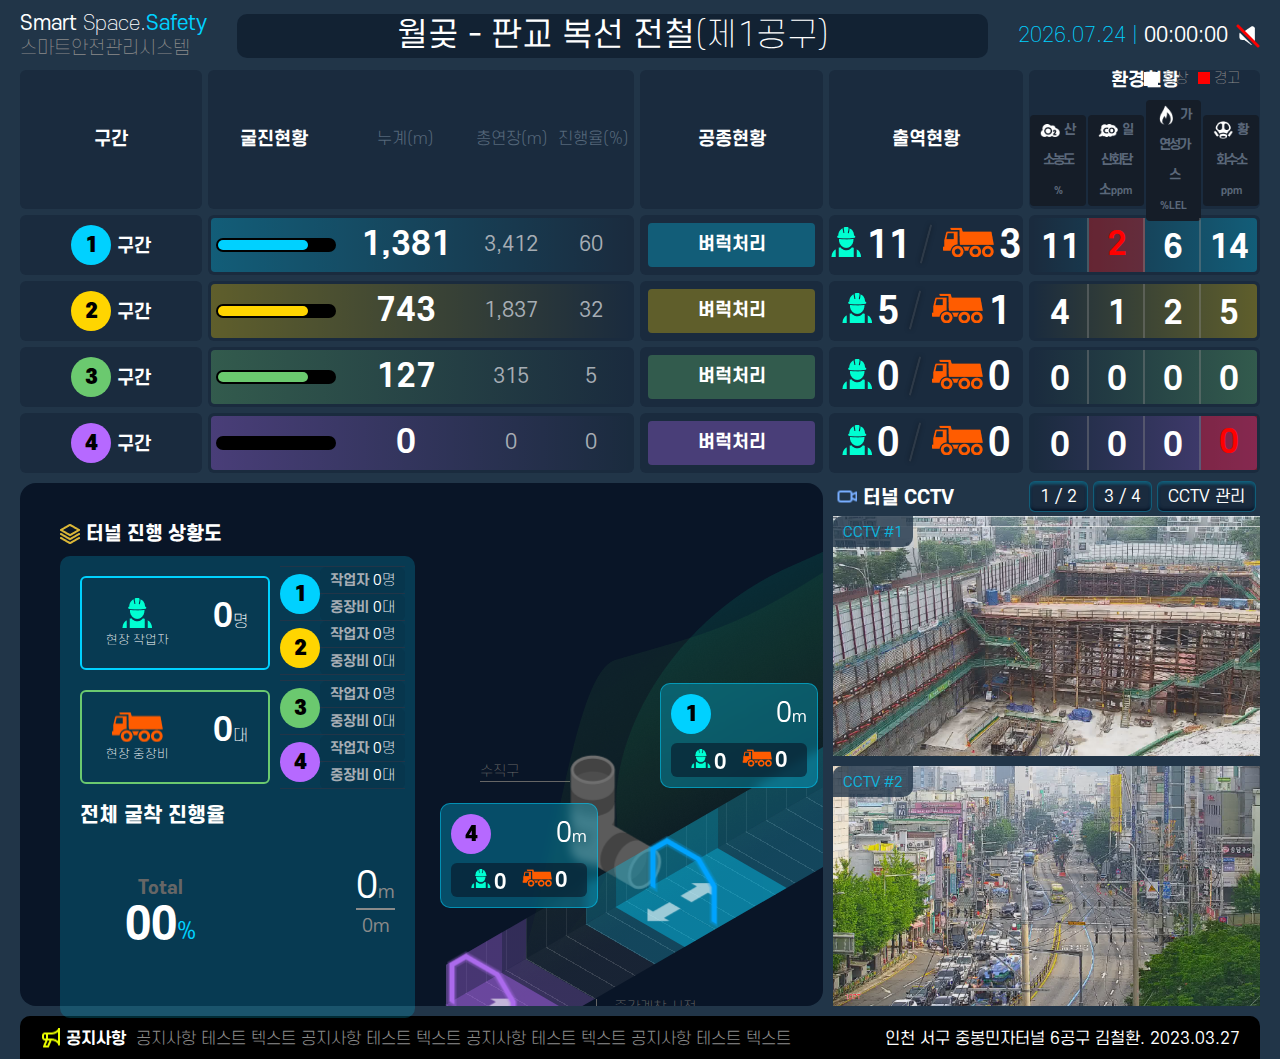
<file: 대시보드_월판선/index.html>
<!DOCTYPE html>
<html lang="ko">
<head>
    <meta charset="UTF-8">
    <meta http-equiv="X-UA-Compatible" content="IE=edge">
    <meta name="viewport" content="width=1920,height=1080">
    <title>스마트 터널 모니터링</title>
    <link href="css/style.css" rel="stylesheet" type="text/css">
    <script src="js/jquery.min.js"></script>
    <script src="js/circle-progress.js"></script>
    <script src="js/waypoints.min.js"></script>
    <script src="js/jquery.counterup.js"></script>
    <script src="js/script.js"></script>
</head>

<body>
    <div class="wrap">


        <div class="header">
            <div class="logo"><strong>Smart</strong> Space.<strong class="title_color">Safety</strong><br><span>스마트안전관리시스템</span></div>
            <h1>
                <div style="flex:1;"><strong>월곶 - 판교 복선 전철</strong>(제1공구)</div>
            </h1>
            <div class="time"><span id="current-date">2023.03.03  |</span> <strong id="current-time">00:00:00</strong></div>
            <div class="sound" onclick="soundSwitch();"></div>
        </div>


        <table>
            <thead>
                <tr>
                    <td>구간</td>
                    <td>
                        <ul class="description">
                            <li>굴진현황</li>
                            <li>누계(m)</li>
                            <li>총연장(m)</li>
                            <li>진행율(%)</li>
                        </ul>
                    <td>공종현황</td>
                    <td>
                        <ul class="description">
                            <li>출역현황</li>
                        </ul>
                    </td>
                    <td>
                        <div class="legend"><i></i>정상 <i></i>경고</div>
                        환경현황
                        <ul class="env">
                            <li><i class="icon_o2"></i>산소농도 <span>%</span></li>
                            <li><i class="icon_co"></i>일산화탄소 <span>ppm</span></li>
                            <li><i class="icon_gas"></i>가연성가스 <span>%LEL</span></li>
                            <li><i class="icon_h2s"></i>황화수소 <span>ppm</span></li>
                        </ul>
                    </td>
                </tr>
            </thead>
            <tbody>
                <tr>
                    <td><i class="lane_num lane1">1</i>구간</td>
                    <td>
                        <ul id="section1" class="section rate description">
                            <li><i class="bar"><span></span></i></li>
                            <li><div class="score1">0</div></li>
                            <li><div class="score2">0</div></li>
                            <li><div class="score">0</div></li>
                        </ul>
                    </td>
                    <td>
                        <div class="current_work">벼럭처리</div>
                    </td>
                    <td id="section2" class="section count release">
                        <i class="worker"><score class="score">0</score></i>
                        <i class="split"></i>
                        <i class="truck"><score class="score1">0</score></i>
                    </td>
                    <td>
                        <ul id="section3" class="section count env">
                            <li><score class="score">0</score></li>
                            <li class="warning"><score class="score1">0</score></li>
                            <li><score class="score2">0</score></li>
                            <li><score class="score3">0</score></li>
                        </ul>
                    </td>
                </tr>


                <tr>
                    <td><i class="lane_num lane2">2</i>구간</td>
                    <td>
                        <ul id="section4" class="section rate description">
                            <li><i class="bar"><span></span></i></li>
                            <li><div class="score1">0</div></li>
                            <li><div class="score2">0</div></li>
                            <li><div class="score">0</div></li>
                        </ul>
                    </td>
                    <td>
                        <div class="current_work">벼럭처리</div>
                    </td>
                    <td id="section5" class="section count release">
                        <i class="worker"><score class="score">0</score></i>
                        <i class="split"></i>
                        <i class="truck"><score class="score1">0</score></i>
                    </td>
                    <td>
                        <ul id="section6" class="section count env">
                            <li><score class="score">0</score></li>
                            <li><score class="score1">0</score></li>
                            <li><score class="score2">0</score></li>
                            <li><score class="score3">0</score></li>
                        </ul>
                    </td>
                </tr>

                <tr>
                    <td><i class="lane_num lane3">3</i>구간</td>
                    <td>
                        <ul id="section7" class="section rate description">
                            <li><i class="bar"><span></span></i></li>
                            <li><div class="score1">0</div></li>
                            <li><div class="score2">0</div></li>
                            <li><div class="score">0</div></li>
                        </ul>
                    </td>
                    <td>
                        <div class="current_work">벼럭처리</div>
                    </td>
                    <td id="section8" class="section count release">
                        <i class="worker"><score class="score">0</score></i>
                        <i class="split"></i>
                        <i class="truck"><score class="score1">0</score></i>
                    </td>
                    <td>
                        <ul id="section9" class="section count env">
                            <li><score class="score">0</score></li>
                            <li><score class="score1">0</score></li>
                            <li><score class="score2">0</score></li>
                            <li><score class="score3">0</score></li>
                        </ul>
                    </td>
                </tr>

                <tr>
                    <td><i class="lane_num lane4">4</i>구간</td>
                    <td>
                        <ul id="section10" class="section rate description">
                            <li><i class="bar"><span></span></i></li>
                            <li><div class="score1">0</div></li>
                            <li><div class="score2">0</div></li>
                            <li><div class="score">0</div></li>
                        </ul>
                    </td>
                    <td>
                        <div class="current_work">벼럭처리</div>
                    </td>
                    <td id="section11" class="section count release">
                        <i class="worker"><score class="score">0</score></i>
                        <i class="split"></i>
                        <i class="truck"><score class="score1">0</score></i>
                    </td>
                    <td>
                        <ul id="section12" class="section count env">
                            <li><score class="score">0</score></li>
                            <li><score class="score1">0</score></li>
                            <li><score class="score2">0</score></li>
                            <li class="warning"><score class="score3">0</score></li>
                        </ul>
                    </td>
                </tr>
            </tbody>
        </table>


        <div class="content_wrap">
            <div class="content">
                <div class="bg_area scroll_bar">
                <!--<div class="bg_area scroll_bar" id="container">-->

                    <!-- 터널 그래픽 영역 -->
                    <div class="turnnel_box">
                    
                        <!-- textinfo -->
                        <div class="text_info">
                            <i class="ti_001">수직구</i>
                            <i class="ti_002">연결갱</i>
                            <i class="ti_003">확폭부 시점</i>
                            <i class="ti_004">월곶1터널 시점</i>
                            <i class="ti_005">중간계착 시점</i>
                            <i class="ti_006">월곶2터널 시점</i>
                        </div>
                        <!--// textinfo -->

                    <!-- 구간별 미니 팝업1 -->
                    <ul id="section17" class="section count mini_pop lane1" onclick="openPop();">
                        <li>
                            <i class="lane_num lane1">1</i>
                            <div>
                                <strong class="score2">0</strong>
                            </div>
                        </li>
                        <li class="release">
                            <i class="worker"><score class="score3">0</score></i>
                            <i class="truck"><score class="score4">0</score></i>
                        </li>
                    </ul>
                    <!-- // 구간별 미니 팝업1 -->

                    <!-- 구간별 미니 팝업2 -->
                    <ul id="section18" class="section count mini_pop lane2" onclick="openPop();">
                        <li>
                            <i class="lane_num lane2">2</i>
                            <div>
                                <strong class="score2">0</strong>
                            </div>
                            
                            
                        </li>
                        <li class="release">
                            <i class="worker"><score class="score3">0</score></i>
                            <i class="truck"><score class="score4">0</score></i>
                        </li>
                    </ul>
                    <!-- // 구간별 미니 팝업2 -->

                    <!-- 구간별 미니 팝업3 -->
                    <ul id="section19" class="section count mini_pop lane3" onclick="openPop();">
                        <li>
                            <i class="lane_num lane3">3</i>
                            <div>
                                <strong class="score2">0</strong>
                            </div>
                        </li>
                        <li class="release">
                            <i class="worker"><score class="score3">0</score></i>
                            <i class="truck"><score class="score4">0</score></i>
                        </li>
                    </ul>
                    <!-- // 구간별 미니 팝업3 -->

                    <!-- 구간별 미니 팝업4 -->
                    <ul id="section20" class="section count mini_pop lane4" onclick="openPop();">
                        <li>
                            <i class="lane_num lane4">4</i>
                            <div>
                                <strong class="score2">0</strong>
                            </div>
                        </li>
                        <li class="release">
                            <i class="worker"><score class="score3">0</score></i>
                            <i class="truck"><score class="score4">0</score></i>
                        </li>
                    </ul>
                    <!-- // 구간별 미니 팝업4 -->

                        <div class="bg_box"></div>


                        
                        <!-- 터널 베이스 1 -->
                        <div class="t_wrap base1">
                            <div>
                                <label class="h_hall"></label>
                                <i class="lane1"><span></span></i>
                                <i class="lane1_l"><span></span></i>
                                <i class="lane2"><span></span></i>
                                <i class="lane2_l"><span></span></i>
                                <i class="lane4"><span></span></i>
                                <label class="gate gate4"></label>
                                <label class="gate gate1"></label>
                                <label class="gate gate2_1"></label>
                            </div>
                        </div>
                        <!--// 터널 베이스 1 -->


                        <!-- 터널 베이스 2 -->
                        <div class="t_wrap base2">
                            <div>
                                <label class="w_hall"></label>
                                <i class="lane2_1"><span></span></i>
                                <i class="lane3"><span></span></i>
                                <label class="gate gate3"></label>
                                <label class="gate gate2"></label>
                            </div>
                        </div>
                        <!--// 터널 베이스 2 -->

                        <!-- 터널 베이스 end -->
                        <div class="t_wrap base3">
                            <div>
                                <i class="lane_end"><span></span></i>
                            </div>
                        </div>
                        <!--// 터널 베이스 end -->


                    </div>
                    <!--// 터널 그래픽 영역 -->

                    <div class="release_pop">
                        <div class="inner">
                            
                                <h3>
                                    <i class="lane_num lane1">1</i>구간 시점 <span>작업자 및 차량 리스트</span>
                                </h3>
                                
                                <div class="list_wrap scroll_bar">
                                <table>
                                    <tr>
                                        <th rowspan="2">
                                            <div class="release">
                                                <i class="worker">4</i>
                                                <span>현장작업자</span>
                                            </div>
                                        </th>
                                        <td>
                                            <table class="t_list">
                                                <tr>
                                                    <th>구분</th>
                                                    <th>협력업체</th>
                                                    <th>직종</th>
                                                    <th>성명</th>
                                                    <th>출입 시간</th>
                                                </tr>
                                                <tr>
                                                    <td>시공사</td>
                                                    <td>oo산업</td>
                                                    <td>굴진공</td>
                                                    <td>홍길동</td>
                                                    <td>13:57:02</td>
                                                </tr>
                                                <tr>
                                                    <td>협력사</td>
                                                    <td>oo건설</td>
                                                    <td>굴진공</td>
                                                    <td>고주몽</td>
                                                    <td>13:57:02</td>
                                                </tr>
                                                <tr>
                                                    <td>발주처</td>
                                                    <td>oo산업</td>
                                                    <td>굴진공</td>
                                                    <td>홍길동</td>
                                                    <td>13:57:02</td>
                                                </tr>
                                                <tr>
                                                    <td>발주처</td>
                                                    <td>oo산업</td>
                                                    <td>굴진공</td>
                                                    <td>홍길동</td>
                                                    <td>13:57:02</td>
                                                </tr>
                                            </table>
                                        </td>
                                    </tr>
                                </table>
                                <table>
                                    <tr>
                                        <th rowspan="2">
                                            <div class="release">
                                                <i class="truck">4</i>
                                                <span>현장 중장비</span>
                                            </div>
                                        </th>
                                        <td>
                                            <table class="t_list">
                                                <tr>
                                                    <th>구간명</th>
                                                    <th>협력업체</th>
                                                    <th>차종</th>
                                                    <th>차량번호</th>
                                                    <th>입차 시간</th>
                                                </tr>
                                                <tr>
                                                    <td>발주처</td>
                                                    <td>oo산업</td>
                                                    <td>트럭1</td>
                                                    <td>3121</td>
                                                    <td>13:57:02</td>
                                                </tr>
                                                <tr>
                                                    <td>시공사</td>
                                                    <td>oo건설</td>
                                                    <td>트럭2</td>
                                                    <td>1214</td>
                                                    <td>13:57:02</td>
                                                </tr>
                                                <tr>
                                                    <td>협력사</td>
                                                    <td>oo건설</td>
                                                    <td>포크레인1</td>
                                                    <td>1341</td>
                                                    <td>13:57:02</td>
                                                </tr>
                                                <tr>
                                                    <td>기타</td>
                                                    <td>oo건설</td>
                                                    <td>포크레인2</td>
                                                    <td>5332</td>
                                                    <td>13:57:02</td>
                                                </tr>
                                            </table>
                                        </td>
                                    </tr>
                                </table>
                            </div>
                            <button onclick="openPop()">닫기</button>
                        </div>
                    </div>
                </div>
                
                <div class="left_pannel">
                    <h3>터널 진행 상황도</h3>

                    <div class="inner_box">

                            <div id="section13" class="section count inner_2">
                                <div class="release">
                                    <i class="worker">현장 작업자</i>
                                    <div><span class="score">0</span>명</div>
                                </div>
                                <table>
                                    <tr>
                                        <th rowspan="2"><i class="lane_num lane1">1</i></th>
                                        <td>작업자 <span><strong class="score1">0</strong>명</span></td>
                                    </tr>
                                    <tr>
                                        <td>중장비 <span><strong class="score2">0</strong>대</span></td>
                                    </tr>
                                    <tr>
                                        <th rowspan="2"><i class="lane_num lane2">2</i></th>
                                        <td>작업자 <span><strong class="score3">0</strong>명</span></td>
                                    </tr>
                                    <tr>
                                        <td>중장비 <span><strong class="score4">0</strong>대</span></td>
                                    </tr>
                                </table>
                            </div>

                            <div id="section14" class="section count inner_2">
                                <div class="release truck">
                                    <i class="truck">현장 중장비</i>
                                    <div><span class="score">0</span>대</div>
                                </div>
                                <table>
                                    <tr>
                                        <th rowspan="2"><i class="lane_num lane3">3</i></th>
                                        <td>작업자 <span><strong class="score1">0</strong>명</span></td>
                                    </tr>
                                    <tr>
                                        <td>중장비 <span><strong class="score2">0</strong>대</span></td>
                                    </tr>
                                    <tr>
                                        <th rowspan="2"><i class="lane_num lane4">4</i></th>
                                        <td>작업자 <span><strong class="score3">0</strong>명</span></td>
                                    </tr>
                                    <tr>
                                        <td>중장비 <span><strong class="score4">0</strong>대</span></td>
                                    </tr>
                                </table>
                            </div>

                            <div class="progress">
                                <div>
                                    <h4>전체 굴착 진행율</h4>
                                    <div id="section15" id="circle1" class="section circle">
                                        <div class="graph_value">
                                            <h5>Total</h5>
                                            <div><strong class="score">00</strong>%</div>
                                        </div>
                                        <div class="graph" data-size="160" data-thickness="14" data-fill="{ &quot;gradient&quot;: [&quot;#6F60EC&quot;, &quot;#93BEFF&quot;] }" >
                                        </div>
                                    </div>
                                </div>
                                <div id="section16" class="section count progress_stat">
                                    <div>
                                        <strong class="score">0</strong><span>m</span>
                                    </div>
                                    <span><score class="score1">0</score>m</span>
                                </div>
                            </div>
                    </div>

                    
                </div>
            </div>

            <div class="cctv">
                <h3>터널 CCTV
                    <div>
                        <button>1 / 2</button>
                        <button>3 / 4</button>
                        <button>CCTV 관리</button>
                    </div>
                </h3>
                
                <div class="video_frame">
                    <span>CCTV #1</span>
                    <div class="video dummy1"></div>
                </div>
                <div class="video_frame" style="margin-bottom:0px;">
                    <span>CCTV #2</span>
                    <div class="video dummy2"></div>
                </div>
            </div>
        </div>


        

        <div class="notice_bar">
            <i>공지사항</i>
            <span>
                공지사항 테스트 텍스트 공지사항 테스트 텍스트 공지사항 테스트 텍스트 공지사항 테스트 텍스트 
            </span>
            <div>인천 서구 중봉민자터널 6공구 김철환. 2023.03.27</div>
        </div>
    </div>




    <div class="alarm_pop">
        <div class="inner">
            <div class="title">
                <i class="alarm_icon"></i> SOS 알람
            </div>
            <table class="t_list head">
                <tr>
                    <th>터널명</th>
                    <th>구간명</th>
                    <th>신호발생위치</th>
                    <th>작업자</th>
                    <th>발생일자</th>
                </tr>
                <tr>
                    <td>고막터널</td>
                    <td>1구간</td>
                    <td>평택 방향 시점</td>
                    <td>김진만</td>
                    <td>2023.06.17 / 12:33:12</td>
                </tr>
            </table>
            
            <div><button class="confirm" onclick="openAlarm()">확인</button></div>
        </div>
    </div>


    <html>


</body>
</html>
</file>
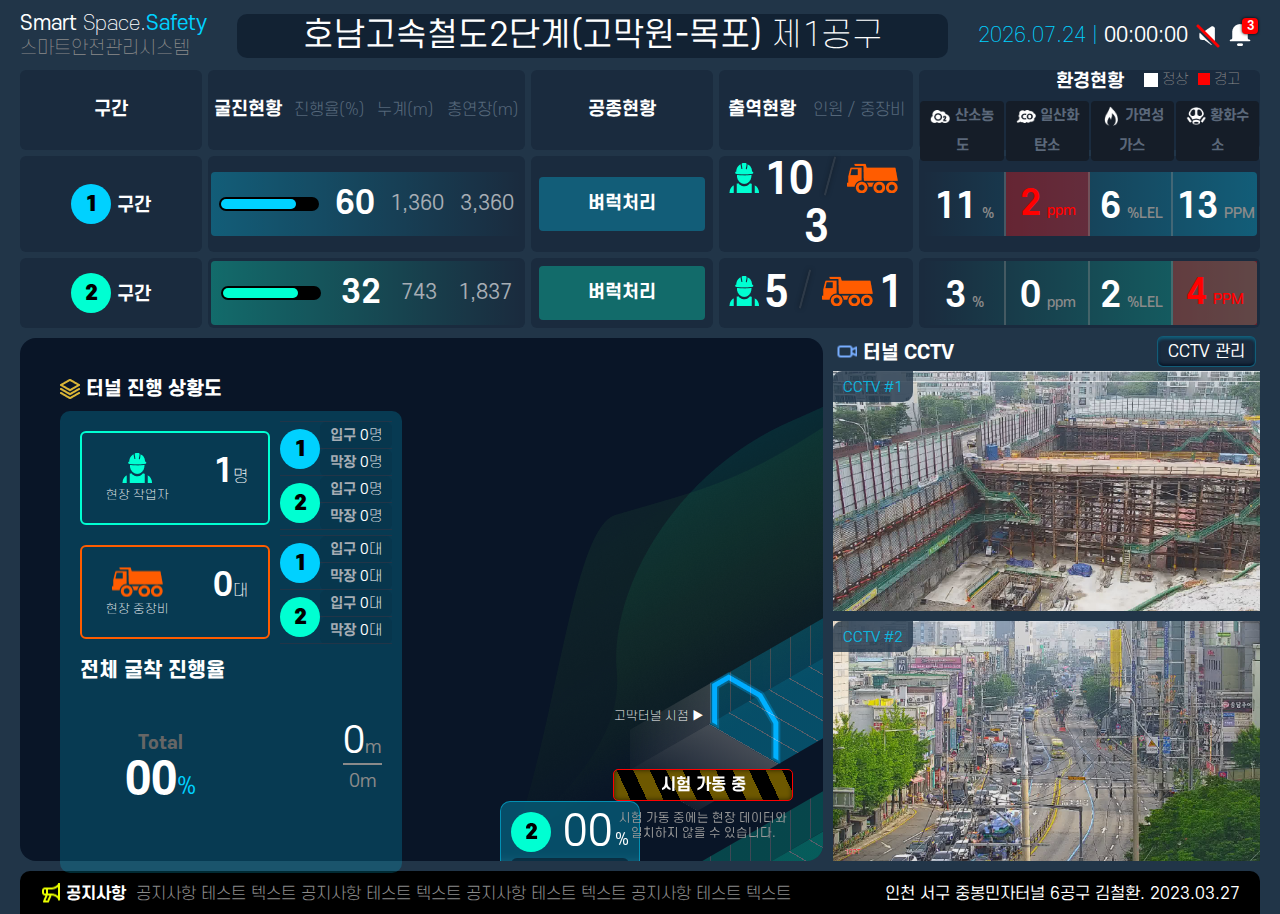
<file: 대시보드_호남선/index.html>
<!DOCTYPE html>
<html lang="ko">
<head>
    <meta charset="UTF-8">
    <meta http-equiv="X-UA-Compatible" content="IE=edge">
    <meta name="viewport" content="width=1920,height=1080">
    <title>스마트 터널 모니터링</title>
    <link href="css/style.css" rel="stylesheet" type="text/css">
    <script src="js/jquery.min.js"></script>
    <script src="js/circle-progress.js"></script>
    <script src="js/waypoints.min.js"></script>
    <script src="js/jquery.counterup.js"></script>
    <script src="js/script.js"></script>
</head>

<body>
    <div class="wrap">


        <div class="header">
            <div class="logo"><strong>Smart</strong> Space.<strong class="title_color">Safety</strong><br><span>스마트안전관리시스템</span></div>
            <h1>
                <div style="flex:1;"><strong>호남고속철도2단계(고막원-목포)</strong> 제1공구</div>
            </h1>
            <div class="time"><span id="current-date">2023.03.03  |</span> <strong id="current-time">00:00:00</strong></div>
            <div class="sound" onclick="soundSwitch();"></div>
            <div class="alarm" onclick="openAlarm();"><i>3</i></div>
        </div>


        <table>
            <thead>
                <tr>
                    <td>구간</td>
                    <td>
                        <ul class="description">
                            <li>굴진현황</li>
                            <li>진행율(%)</li>
                            <li>누계(m)</li>
                            <li>총연장(m)</li>
                        </ul>
                    <td>공종현황</td>
                    <td>
                        <ul class="description">
                            <li>출역현황</li>
                            <li>인원 / 중장비</li>
                        </ul>
                    </td>
                    <td>
                        <div class="legend"><i></i>정상 <i></i>경고</div>
                        환경현황
                        <ul class="env">
                            <li><i class="icon_o2"></i>산소농도</li>
                            <li><i class="icon_co"></i>일산화탄소</li>
                            <li><i class="icon_gas"></i>가연성가스</li>
                            <li><i class="icon_h2s"></i>황화수소</li>
                        </ul>
                    </td>
                </tr>
            </thead>
            <tbody>
                <tr>
                    <td><i class="lane_num lane1">1</i>구간</td>
                    <td>
                        <ul id="section1" class="section rate description">
                            <li><i class="bar"><span></span></i></li>
                            <li><div class="score">0</div></li>
                            <li><div class="score1">0</div></li>
                            <li><div class="score2">0</div></li>
                        </ul>
                    </td>
                    <td>
                        <div class="current_work">벼럭처리</div>
                    </td>
                    <td id="section2" class="section count release">
                        <i class="worker"><score class="score">0</score></i>
                        <i class="split"></i>
                        <i class="truck"><score class="score1">0</score></i>
                    </td>
                    <td>
                        <ul id="section3" class="section count env">
                            <li><score class="score">0</score><span>%</span></li>
                            <li class="warning"><score class="score1">0</score><span>ppm</span></li>
                            <li><score class="score2">0</score><span>%LEL</span></li>
                            <li><score class="score3">0</score><span>PPM</span></li>
                        </ul>
                    </td>
                </tr>


                <tr>
                    <td><i class="lane_num lane2">2</i>구간</td>
                    <td>
                        <ul id="section4" class="section rate description">
                            <li><i class="bar"><span></span></i></li>
                            <li><div class="score">0</div></li>
                            <li><div class="score1">0</div></li>
                            <li><div class="score2">0</div></li>
                        </ul>
                    </td>
                    <td>
                        <div class="current_work">벼럭처리</div>
                    </td>
                    <td id="section5" class="section count release">
                        <i class="worker"><score class="score">0</score></i>
                        <i class="split"></i>
                        <i class="truck"><score class="score1">0</score></i>
                    </td>
                    <td>
                        <ul id="section6" class="section count env">
                            <li><score class="score">0</score><span>%</span></li>
                            <li><score class="score1">0</score><span>ppm</span></li>
                            <li><score class="score2">0</score><span>%LEL</span></li>
                            <li class="warning"><score class="score3">0</score><span>PPM</span></li>
                        </ul>
                    </td>
                </tr>
            </tbody>
        </table>


        <div class="content_wrap">
            <div class="content">
                <div class="bg_area scroll_bar">
                <!--<div class="bg_area scroll_bar" id="container">-->

                    <!-- 터널 그래픽 영역 -->
                    <div class="turnnel_box" id="turnnel_box">
                        <div class="bg_box"></div>
                        <!-- 1구간 터널 -->
                        <div id="section11" class="section rate t_wrap">
                            <!-- 1구간 터널 그래프 -->
                            <div class="bar reverse"><span></span></div>
                            <div class="bar reverse">
                                <span>
                                    <i>
                                        <!-- 1구간 터널 게이지 추종 미니팝업 -->
                                        <ul class="mini_pop" onclick="openPop();">
                                            <li>
                                                <i class="lane_num lane1">1</i>
                                                <div>
                                                <strong class="score3">00</strong>
                                                <span>%</span>
                                                </div>
                                            </li>
                                            <li class="release">
                                                <i class="worker"><score class="score4">0</score></i>
                                                <i class="truck"><score class="score5">0</score></i>
                                            </li>
                                        </ul>
                                        <!--// 1구간 터널 게이지 추종 미니팝업 -->
                                    </i>
                                </span>
                            </div>
                            <!--// 1구간 터널 그래프 -->

                            <!-- 1구간 터널 시점 미니팝업 -->
                            <ul class="mini_pop lane1" onclick="openPop();">
                                <li>
                                    <i class="lane_num lane1">1</i>
                                    <div>
                                    <strong class="score">00</strong>
                                    <span>%</span>
                                    </div>
                                </li>
                                <li class="release">
                                    <i class="worker"><score class="score1">0</score></i>
                                    <i class="truck"><score class="score2">0</score></i>
                                </li>
                            </ul>
                            <!--// 1구간 터널 시점 미니팝업 -->
                            
                            <i class="tn_title">고막터널 시점 ▶</i>
                            <i class="tn_title end">◀ 고막터널 종점</i>
                               
                        </div>
                        <!--// 1구간 터널 -->


                        <!-- 2구간 터널 -->
                        <div id="section12" class="section rate t_wrap green">
                            <!-- 2구간 터널 그래프 -->
                            <div class="bar origin"><span></span></div>
                            <div class="bar origin">
                                <span>
                                    <i>
                                        <!-- 1구간 터널 게이지 추종 미니팝업 -->
                                        <ul class="mini_pop" onclick="openPop();">
                                            <li>
                                                <i class="lane_num lane2">2</i>
                                                <div>
                                                <strong class="score">00</strong>
                                                <span>%</span>
                                                </div>
                                            </li>
                                            <li class="release">
                                                <i class="worker"><score class="score4">0</score></i>
                                                <i class="truck"><score class="score5">0</score></i>
                                            </li>
                                        </ul>
                                        <!--// 2구간 터널 게이지 추종 미니팝업 -->
                                    </i>
                                </span>
                            </div>
                            <!--// 2구간 터널 그래프 -->

                            <!-- 2구간 터널 시점 미니팝업 -->
                            <ul class="mini_pop lane2" onclick="openPop();">
                                <li>
                                    <i class="lane_num lane2">2</i>
                                    <div>
                                    <strong class="score">00</strong>
                                    <span>%</span>
                                    </div>
                                </li>
                                <li class="release">
                                    <i class="worker"><score class="score1">0</score></i>
                                    <i class="truck"><score class="score2">0</score></i>
                                </li>
                            </ul>
                            <!--// 2구간 터널 시점 미니팝업 -->
                            
                            <i class="tn_title">죽정터널 시점 ▶</i>
                            <i class="tn_title end">◀ 죽정터널 종점</i>
                               
                        </div>
                        <!--// 2구간 터널 -->
                    </div>


                    <!-- 시험 가동중 메세지 -->
                    <div class="test_msg_position blink">
                        <div class="test_msg">시험 가동 중</div>
                        <div class="test_msg_ds">시험 가동 중에는 현장 데이터와<br>일치하지 않을 수 있습니다.</div>
                    </div>
                    <!--// 시험 가동중 메세지 -->

                    <!--// 터널 그래픽 영역 -->

                    
                    <div class="release_pop">
                        <div class="inner">
                            
                                <h3>
                                    <i class="lane_num lane1">1</i>구간 시점 <span>작업자 및 차량 리스트</span>
                                </h3>
                                
                                <div class="list_wrap scroll_bar">
                                <table>
                                    <tr>
                                        <th rowspan="2">
                                            <div class="release">
                                                <i class="worker">4</i>
                                                <span>현장작업자</span>
                                            </div>
                                        </th>
                                        <td>
                                            <table class="t_list">
                                                <tr>
                                                    <th>구분</th>
                                                    <th>협력업체</th>
                                                    <th>직종</th>
                                                    <th>성명</th>
                                                    <th>출입 시간</th>
                                                </tr>
                                                <tr>
                                                    <td>시공사</td>
                                                    <td>oo산업</td>
                                                    <td>굴진공</td>
                                                    <td>홍길동</td>
                                                    <td>13:57:02</td>
                                                </tr>
                                                <tr>
                                                    <td>협력사</td>
                                                    <td>oo건설</td>
                                                    <td>굴진공</td>
                                                    <td>고주몽</td>
                                                    <td>13:57:02</td>
                                                </tr>
                                                <tr>
                                                    <td>발주처</td>
                                                    <td>oo산업</td>
                                                    <td>굴진공</td>
                                                    <td>홍길동</td>
                                                    <td>13:57:02</td>
                                                </tr>
                                                <tr>
                                                    <td>발주처</td>
                                                    <td>oo산업</td>
                                                    <td>굴진공</td>
                                                    <td>홍길동</td>
                                                    <td>13:57:02</td>
                                                </tr>
                                            </table>
                                        </td>
                                    </tr>
                                </table>
                                <table>
                                    <tr>
                                        <th rowspan="2">
                                            <div class="release">
                                                <i class="truck">4</i>
                                                <span>현장 중장비</span>
                                            </div>
                                        </th>
                                        <td>
                                            <table class="t_list">
                                                <tr>
                                                    <th>구간명</th>
                                                    <th>협력업체</th>
                                                    <th>차종</th>
                                                    <th>차량번호</th>
                                                    <th>입차 시간</th>
                                                </tr>
                                                <tr>
                                                    <td>발주처</td>
                                                    <td>oo산업</td>
                                                    <td>트럭1</td>
                                                    <td>3121</td>
                                                    <td>13:57:02</td>
                                                </tr>
                                                <tr>
                                                    <td>시공사</td>
                                                    <td>oo건설</td>
                                                    <td>트럭2</td>
                                                    <td>1214</td>
                                                    <td>13:57:02</td>
                                                </tr>
                                                <tr>
                                                    <td>협력사</td>
                                                    <td>oo건설</td>
                                                    <td>포크레인1</td>
                                                    <td>1341</td>
                                                    <td>13:57:02</td>
                                                </tr>
                                                <tr>
                                                    <td>기타</td>
                                                    <td>oo건설</td>
                                                    <td>포크레인2</td>
                                                    <td>5332</td>
                                                    <td>13:57:02</td>
                                                </tr>
                                            </table>
                                        </td>
                                    </tr>
                                </table>
                            </div>
                            <button onclick="openPop()">닫기</button>
                        </div>
                    </div>
                </div>
                
                <div class="left_pannel">
                    <h3>터널 진행 상황도</h3>

                    <div class="inner_box">

                            <div id="section7" class="section count inner_2">
                                <div class="release">
                                    <i class="worker">현장 작업자</i>
                                    <div><span class="score">0</span>명</div>
                                </div>
                                <table>
                                    <tr>
                                        <th rowspan="2"><i class="lane_num lane1">1</i></th>
                                        <td>입구 <span><strong class="score1">0</strong>명</span></td>
                                    </tr>
                                    <tr>
                                        <td>막장 <span><strong class="score2">0</strong>명</span></td>
                                    </tr>
                                    <tr>
                                        <th rowspan="2"><i class="lane_num lane2">2</i></th>
                                        <td>입구 <span><strong class="score3">0</strong>명</span></td>
                                    </tr>
                                    <tr>
                                        <td>막장 <span><strong class="score4">0</strong>명</span></td>
                                    </tr>
                                </table>
                            </div>

                            <div id="section8" class="section count inner_2">
                                <div class="release truck">
                                    <i class="truck">현장 중장비</i>
                                    <div><span class="score">0</span>대</div>
                                </div>
                                <table>
                                    <tr>
                                        <th rowspan="2"><i class="lane_num lane1">1</i></th>
                                        <td>입구 <span><strong class="score1">0</strong>대</span></td>
                                    </tr>
                                    <tr>
                                        <td>막장 <span><strong class="score2">0</strong>대</span></td>
                                    </tr>
                                    <tr>
                                        <th rowspan="2"><i class="lane_num lane2">2</i></th>
                                        <td>입구 <span><strong class="score3">0</strong>대</span></td>
                                    </tr>
                                    <tr>
                                        <td>막장 <span><strong class="score4">0</strong>대</span></td>
                                    </tr>
                                </table>
                            </div>

                            <div class="progress">
                                <div>
                                    <h4>전체 굴착 진행율</h4>
                                    <div id="section9" id="circle1" class="section circle">
                                        <div class="graph_value">
                                            <h5>Total</h5>
                                            <div><strong class="score">00</strong>%</div>
                                        </div>
                                        <div class="graph" data-size="160" data-thickness="14" data-fill="{ &quot;gradient&quot;: [&quot;#6F60EC&quot;, &quot;#93BEFF&quot;] }" >
                                        </div>
                                    </div>
                                </div>
                                <div id="section10" class="section count progress_stat">
                                    <div>
                                        <strong class="score">0</strong><span>m</span>
                                    </div>
                                    <span><score class="score1">0</score>m</span>
                                </div>
                            </div>
                    </div>
                </div>
            </div>

            <div class="cctv">
                <!--
                    <div class="zoom_btn">
                    <button onclick="ZoomIn()" class="zoomicon">+</button>
                    <button onclick="ZoomFit()">1:1</button>
                    <button onclick="ZoomOut()" class="zoomicon">-</button>
                </div>
            --> 

                <h3>터널 CCTV<button>CCTV 관리</button></h3>
                
                <div class="video_frame">
                    <span>CCTV #1</span>
                    <div class="video dummy1"></div>
                </div>
                <div class="video_frame" style="margin-bottom:0px;">
                    <span>CCTV #2</span>
                    <div class="video dummy2"></div>
                </div>
            </div>
        </div>


        

        <div class="notice_bar">
            <i>공지사항</i>
            <span>
                공지사항 테스트 텍스트 공지사항 테스트 텍스트 공지사항 테스트 텍스트 공지사항 테스트 텍스트 
            </span>
            <div>인천 서구 중봉민자터널 6공구 김철환. 2023.03.27</div>
        </div>
    </div>




    <div class="alarm_pop">
        <div class="inner">
            <div class="title">
                <i class="alarm_icon"></i> SOS 알람
            </div>
            <table class="t_list head">
                <tr>
                    <th>터널명</th>
                    <th>구간명</th>
                    <th>신호발생위치</th>
                    <th>작업자</th>
                    <th>발생일자</th>
                </tr>
                <tr>
                    <td>고막터널</td>
                    <td>1구간</td>
                    <td>평택 방향 시점</td>
                    <td>김진만</td>
                    <td>2023.06.17 / 12:33:12</td>
                </tr>
            </table>
            
            <div><button class="confirm" onclick="openAlarm()">확인</button></div>
        </div>
    </div>


    <html>


</body>
</html>
</file>
<file: 대시보드_월판선/css/style.css>
@charset "utf-8";

@font-face { font-family: 'SCoreDream'; src: url('../font/SCDream1.otf'); font-weight:100; }
@font-face { font-family: 'SCoreDream'; src: url('../font/SCDream2.otf'); font-weight:200; }
@font-face { font-family: 'SCoreDream'; src: url('../font/SCDream3.otf'); font-weight:300; }
@font-face { font-family: 'SCoreDream'; src: url('../font/SCDream4.otf'); font-weight:400; }
@font-face { font-family: 'SCoreDream'; src: url('../font/SCDream5.otf'); font-weight:500; }
@font-face { font-family: 'SCoreDream'; src: url('../font/SCDream6.otf'); font-weight:600; }
@font-face { font-family: 'SCoreDream'; src: url('../font/SCDream7.otf'); font-weight:700; }
@font-face { font-family: 'SCoreDream'; src: url('../font/SCDream8.otf'); font-weight:800; }
@font-face { font-family: 'SCoreDream'; src: url('../font/SCDream9.otf'); font-weight:900; }

:root {
    --tb_h: 70px;                                                   /* 테이블 헤더 높이 */
    --tb_01: 15%;--tb_02: 26%;--tb_03: 15%;--tb_04: 16%;--tb_05: ;  /* 테이블 헤더 가로폭 */
    --tb_b: 60px;                                                   /* 테이블 바디 높이 */

    --color_1: 0, 209, 255; color:rgb(0, 209, 255);
    --color_2: 255, 213, 0; color:rgb(255, 213, 0);
    --color_3: 107, 201, 111; color:rgb(107, 201, 111);
    --color_4: 182, 105, 255; color:rgb(182, 105, 255);
    --color_5: 14, 47, 96; color:rgb(14, 47, 96);
    --color_dark: 9, 21, 39; color: rgb(9, 21, 39);
    --color_gray: 138, 138, 138; color: rgb(138, 138, 138);
    --color_bg:33, 53, 72; color: rgb(33, 53, 72);
    --color_end: 107, 201, 111; color: rgb(107, 201, 111);
    
    --length_0_1: 700px; /* 1구간 터널 길이 (20px 단위로 지정) */
    --length_0_2: 400px; /* 1구간 터널 길이 (20px 단위로 지정) */

    --length_1: 300px; /* 1구간 터널 길이 (20px 단위로 지정) */
    --length_2: 260px; /* 2구간 터널 길이 (20px 단위로 지정) */

    --length_1_r: 240px; /* 1구간 터널 길이 (20px 단위로 지정) */
    --length_1_l: 60px; /* 1구간 터널 길이 (20px 단위로 지정) */
    --length_2_r: 100px; /* 2구간 터널 길이 (20px 단위로 지정) */
    --length_2_l: 160px; /* 2구간 터널 길이 (20px 단위로 지정) */

    --length_2_1: 240px; /* 2_1구간 터널 길이 (20px 단위로 지정) */
    --length_3: 100px; /* 3구간 터널 길이 (20px 단위로 지정) */
    --length_4: 80px; /* 4구간 터널 길이 (20px 단위로 지정) */


    --length_6: 80px; /* 2구간 터널 길이 (20px 단위로 지정) */
    --length_9: 100px; /* 2구간 터널 길이 (20px 단위로 지정) */
    --length_w: 40px; /* 터널 가로 폭 (40px 기본값) */

    /* 아래 계산식은 자동 계산을 위한 변수로 수정 금지 */
    --length_w1: calc(var(--length_w) * 0.29);
    
    --length_1_1: calc(var(--length_1) * 0.29);
    --length_1_2: calc(var(--length_1_1) - var(--length_w1));

    --length_2_2: calc(var(--length_7) - var(--length_w1));
}


*{margin: 0; padding: 0; box-sizing: border-box;font-family:'SCoreDream';}
html{scroll-behavior: smooth;}/*자연스럽게 스크롤됨. 반드시 이 자리에 지정하기*/
body{font-size:16px; color: #fff;font-weight:200; background:rgb(var(--color_bg));}


ul,li {margin:0;padding:0;}
li{list-style: none;}
a{text-decoration: none;}
.strong {font-weight:900;}
i {font-style:normal;}

button {
    color:#ffffff;
    font-size:16px;
    background:rgba(var(--color_dark), 0.3);
    border:1px solid rgba(var(--color_1), 0.3);
    padding:6px 10px 4px 10px;
    border-radius: 6px;
    box-shadow: inset 0px 2px 3px rgba(var(--color_1), 0.3), inset 0px -2px 3px rgba(var(--color_dark), 1);
    
}

button:hover {
    background:rgba(var(--color_1), 0.5);
    border:1px solid rgba(var(--color_1), 1);
    cursor: pointer;
}


.header, .info_pannel>ul {display:flex;flex-direction: row;justify-content: space-between;align-items: center;}

.wrap {width:100%;height:100vh;display:flex;flex-direction: column;}

.wrap {padding:12px 20px;padding-bottom:0px;}

.header {font-size:20px;margin-bottom:10px;}
.header h1 {font-size:32px;flex:1;background:rgba(var(--color_dark), 0.6);border-radius: 10px;margin:0px 30px;text-align: center;padding:6px;font-weight:200;line-height:32px;}
.header .logo span {color:rgb(var(--color_gray));font-size:18px}
.header .title_color {color:rgb(var(--color_1))}
.header .time span {color:rgb(var(--color_1));}

.header .alarm { width:24px;height:24px;background:url('../images/icon_alarm.png') center center no-repeat; margin:-4px 8px 0 8px;cursor: pointer;}

.header .sound { width:24px;height:24px;background:url('../images/icon_sound_off.png') center center no-repeat; margin-left:8px;cursor: pointer;}

.header .sound.active { background:url('../images/icon_sound_on.png') center center no-repeat; }

.header .alarm>i {
    display:block;
    text-align: center;
    position: absolute;
    width:16px;height:16px;
    background:red;
    margin-left:14px;
    margin-top:-4px;
    border-radius: 4px;
    font-size:12px;
    line-height:16px;
    font-weight: 600;
    box-shadow: 0 0 3px black;;
}

table {border-spacing: 6px;font-size:18px;font-weight:600;margin:-6px;}
table td {border-radius: 6px;text-align: center;background:rgba(var(--color_dark), 0.3);}
table ul, table div {display:flex;justify-content: space-around;align-items: center;border-radius: 4px; }

table>thead {height:var(--tb_h)}
table>thead>tr>td:first-child {width:var(--tb_01)}
table>thead>tr>td:nth-child(2) {width:var(--tb_02)}
table>thead>tr>td:nth-child(3) {width:var(--tb_03)}
table>thead>tr>td:nth-child(4) {width:var(--tb_04)}
table>thead>tr>td:last-child {width:var(--tb_05)}

table>tbody {height:var(--tb_b)}

/* 환경현황 */


thead .description li:not(:first-child) {font-size:16px;font-weight:300;color:#55677A}

.description li:nth-child(1) {width:130px;}
.description li:nth-child(2) {width:130px;}
.description li:nth-child(3) {width:80px;}
.description li:nth-child(4) {width:80px;}


tbody .description li {font-size:20px;font-weight:400;color:#a6adb4;}
tbody .description li:nth-child(2) {font-size:32px;font-weight:600;color:white;}

tbody>tr>td>div {margin:8px;height:calc(var(--tb_b) - 16px);background:#333333;} /* 공종현황 상태표시 박스 사이즈 */


tbody>tr ul {margin:3px;height:calc(var(--tb_b) - 6px);}
tbody>tr .description {background:linear-gradient(90deg, rgba(var(--color_1),0.3) 0%, rgba(var(--color_1),0) 100%);}                /* 굴진현황 상태표시 1열 컬러 */
tbody>tr:nth-child(2) .description {background:linear-gradient(90deg, rgba(var(--color_2),0.3) 0%, rgba(var(--color_2),0) 100%);}   /* 굴진현황 상태표시 2열 컬러 */
tbody>tr:nth-child(3) .description {background:linear-gradient(90deg, rgba(var(--color_3),0.3) 0%, rgba(var(--color_3),0) 100%);}   /* 굴진현황 상태표시 3열 컬러 */
tbody>tr:nth-child(4) .description {background:linear-gradient(90deg, rgba(var(--color_4),0.3) 0%, rgba(var(--color_4),0) 100%);}   /* 굴진현황 상태표시 4열 컬러 */

tbody>tr>td>div {background:rgba(var(--color_1),0.3)}               /* 공종현황 상태표시 1열 컬러 */
tbody>tr:nth-child(2)>td>div {background:rgba(var(--color_2),0.3)}  /* 공종현황 상태표시 2열 컬러 */
tbody>tr:nth-child(3)>td>div {background:rgba(var(--color_3),0.3)}  /* 공종현황 상태표시 3열 컬러 */
tbody>tr:nth-child(4)>td>div {background:rgba(var(--color_4),0.3)}  /* 공종현황 상태표시 4열 컬러 */

tbody>tr .env {background:linear-gradient(-90deg, rgba(var(--color_1),0.3) 0%, rgba(var(--color_1),0) 100%);}                /* 환경현황 상태표시 1열 컬러 */
tbody>tr:nth-child(2) .env {background:linear-gradient(-90deg, rgba(var(--color_2),0.3) 0%, rgba(var(--color_2),0) 100%);}   /* 환경현황 상태표시 2열 컬러 */
tbody>tr:nth-child(3) .env {background:linear-gradient(-90deg, rgba(var(--color_3),0.3) 0%, rgba(var(--color_3),0) 100%);}   /* 환경현황 상태표시 3열 컬러 */
tbody>tr:nth-child(4) .env {background:linear-gradient(-90deg, rgba(var(--color_4),0.3) 0%, rgba(var(--color_4),0) 100%);}   /* 환경현황 상태표시 4열 컬러 */


td span {font-size:14px;font-weight:100;}


table>tbody ul.env li {font-size:32px;flex:1;height:100%;line-height:var(--tb_b);}
table>tbody ul.env li span {font-size:14px;color:rgb(var(--color_gray));font-weight:500;margin-left:6px;}
table>tbody ul.env li:not(:first-child):before {display:block;content:'';width:2px;height:calc(var(--tb_b) - 6px);background:rgba(var(--color_gray),0.4);position: absolute;margin-left:-2px;}
table>tbody ul.env li.warning {
    background:#ff000055;
    color:red;
    line-height:calc(var(--tb_b) - 6px);
}
table>tbody ul.env li.warning span {color:red;}

.release>i {font-size:36px;}
.release>i:before {content:'';display:inline-block;height:30px;margin-right:5px;}
.release>i.worker:before {width:30px;background:url('../images/icon_worker.png') no-repeat;}
.release>i.truck:before {width:52px;background:url('../images/icon_truck.png') no-repeat;}
.release>i.split {display:inline-block;width:2px;background:#66666644;transform: rotate(15deg);margin:0 10px;box-shadow: 0px 0px 5px #00000066;height:40px;}



i.lane_num {display:inline-block;width:40px;height:40px;line-height:42px;border-radius: 50%;font-size:20px;color:#000000;font-weight:900;background:#333333;text-align:center;margin-right:6px;}
i.lane_num.lane1 { background:rgb(var(--color_1)); }
i.lane_num.lane2 { background:rgb(var(--color_2)); }
i.lane_num.lane3 { background:rgb(var(--color_3)); }
i.lane_num.lane4 { background:rgb(var(--color_4)); }
i.lane_num.lane_end { background:rgb(var(--color_4)); }

thead .env>div {margin-top:-10px;}

thead .env li {background:#151D28;border-radius: 4px;font-size:13px;line-height:30px; padding:0px 10px;flex:1;color:#5B687A;margin:8px 1px -12px;letter-spacing: -2px;}

thead .env li span {font-weight:600;letter-spacing: 0px;font-size:10px;}

thead .env i {display:block;float:left;width: 20px;height:20px;margin-right:2px;background-position: center center;background-repeat: no-repeat;margin-top:5px;background-size:contain;}

thead .env i.icon_o2 {background-image:url('../images/icon_o2.png');}
thead .env i.icon_co {background-image:url('../images/icon_co.png');}
thead .env i.icon_gas {background-image:url('../images/icon_gas.png');}
thead .env i.icon_h2s {background-image:url('../images/icon_h2s.png');}

.legend {position: absolute;right:40px;font-size:14px;font-weight: 200;color:rgb(var(--color_gray));}
.legend i {display:inline-block;width:14px;height:14px;background:white;margin-right:4px;}
.legend i:nth-child(2) {display:inline-block;width:12px;height:12px;background:red;margin-left:10px;margin-bottom:2px;}

tbody>tr>td>ul.description li i {display:block;margin:auto;width:120px;height:14px;background:black;border-radius: 10px;;}
tbody>tr>td>ul.description li i span {display:block;height:10px;float:left;content:'';border-radius: 10px;margin:2px;background:#ccc;}


tbody>tr:nth-child(1)>td>ul.description i span {background:rgb(var(--color_1));}
tbody>tr:nth-child(2)>td>ul.description i span {background:rgb(var(--color_2));}
tbody>tr:nth-child(3)>td>ul.description i span {background:rgb(var(--color_3));}
tbody>tr:nth-child(4)>td>ul.description i span {background:rgb(var(--color_4));}



.content_wrap {display:flex;flex:1;margin-top:10px;}

.content {display:flex;flex:1;background:rgb(var(--color_dark));margin-right:10px;border-radius: 16px;overflow: hidden;}

.content .bg_area {
    margin-left:420px;
    width:calc(100% - 420px);
    height:100%;
    position:relative;
    overflow:hidden;
}

.left_pannel {
    display:flex;
    flex-direction: column;
    position:absolute;
    margin-top:40px;
    margin-left:40px;
}

.left_pannel .inner_box {
    padding:10px;
    flex-direction: column;
    display:flex;
    background:rgb(var(--color_1),0.2);
    border-radius: 10px;
    margin-top:10px;
}

.inner_box .release {width:190px;display:flex;justify-content: space-between; padding:20px;border:2px solid rgb(var(--color_1));border-radius: 6px;margin:10px;}
.inner_box .release.truck {border:2px solid rgb(var(--color_3))}

.inner_box .release span {font-size:32px;color:#ffffff;font-weight:600;}
.inner_box .release i {width:70px;font-size:12px;text-align:center;margin-right:20px;}
.inner_box .release i:before {width:70px;display:block;background-position: center center;margin-bottom:5px;}

.inner_2 {display:flex;}

.inner_2 table {margin:0;border-collapse: collapse;margin-bottom:5px;}
.inner_2 table tr:last-child {border-bottom:1px solid rgb(var(--color_bg));}
.inner_2 table tr {border-top:1px solid  rgb(var(--color_bg));}
.inner_2 table tr th {font-size:16px;}
.inner_2 table tr th .lane_num {margin: 0px;}

.inner_2 table tr:nth-child(1) th {color:rgb(var(--color_1));}
.inner_2 table tr:nth-child(3) th {color:rgb(var(--color_2));}


.inner_2 table tr td {color:#a6adb4;font-size:14px;background:rgba(var(--color_dark),0.1);padding:2px 10px 0px;}
.inner_2 table tr td span {color:#ffffff;font-size:14px;font-weight:200;}

.left_pannel h3:before {content:'';display:inline-block;background:url('../images/icon_content.png') center center no-repeat;width:20px;height:20px;margin-bottom:-4px;margin-right:6px;}

.left_pannel .progress {display:flex;justify-content: space-between;padding:10px;align-items: center;}
.left_pannel .progress h4 {font-size:20px;}
.left_pannel .progress .progress_stat {text-align:center;}
.left_pannel .progress .progress_stat>div {color:white;font-size:36px;border-bottom:2px solid rgb(var(--color_gray));margin-bottom:6px;}
.left_pannel .progress span {font-size:18px;font-weight: 400;color:rgb(var(--color_gray));}




.notice_bar {
    display:flex;
    justify-content: space-between;
    background:black;
    border-radius: 10px 10px 0 0;
    padding:14px 20px 10px;
    margin-top:10px;
    font-weight: 400;
}

.notice_bar i {font-weight:600;margin-top:-2px;}
.notice_bar i:before {content:'';display:inline-block;background:url('../images/icon_notice.png') center center no-repeat;width:20px;height:20px;margin-bottom:-4px;margin-right:6px;}

.notice_bar span {display:block;flex:1;font-weight:300;color:rgb(var(--color_gray));font-size:16px;margin-left:10px;}




.turnnel_box {
    margin-left:40px;
    position: absolute;
    transform:scale(1);
}

.turnnel_box .bg_box {
    position: absolute;
    width:1000px;
    height:700px;
    background:url('../images/bg_turnnel.png') no-repeat;
}




label.h_hall {
    transform:skew(-60deg,30deg) scale(0.5);
    position:absolute;
    background:url('../images/img_vertical_hall.png') no-repeat;
    width:94px;
    height:138px;
    margin-left:196px;
    margin-top:-110px;
}


label.w_hall {
    transform:skew(-60deg,30deg) scale(0.5);
    position:absolute;
    background:url('../images/img_horizon_hall.png') no-repeat;
    width:103px;
    height:81px;
    margin-left:268px;
    margin-top:-72px;
}

.t_wrap.base1{ margin:320px 0 0 0px; }
.t_wrap.base2{ margin:280px 0 0 450px; }


.t_wrap>div, .t_wrap>div:before {
    position: absolute;
    display:block;
    width:var(--length_0_1);
    height:40px;
    transform:skew(60deg,-30deg);
    background:repeating-linear-gradient(90deg, #efefef33, #efefef33 1px, #efefef11 0, #efefef11 20px);
    }


.t_wrap.base2>div, .t_wrap.base2>div:before { width:var(--length_0_2); }



.t_wrap div:before {
    opacity: 0.6;
    content:"";
    transform:skew(-60deg,30deg) scale(0.5) skewY(-30deg);
    margin-top:-30px;
    margin-left:18px;
}



.t_wrap i, .t_wrap i:before {
    position: absolute;
    height:40px;
}


.t_wrap i>span, .t_wrap i>span:before {
    position: absolute;
    height:40px;
    opacity: 0.4;
}


.t_wrap i.lane1, i.lane1:before { margin-left:200px;width:var(--length_1_r);background:rgba(var(--color_1), 0.2);}
.t_wrap i.lane1>span, i.lane1>span:before { background:rgb(var(--color_1)); }

.t_wrap i.lane1_l, i.lane1_l:before { margin-left:140px;width:var(--length_1_l);background:rgba(var(--color_1), 0.2);}
.t_wrap i.lane1_l>span, i.lane1_l>span:before { background:rgb(var(--color_1)); }

.t_wrap i.lane1_l { transform: scaleX(-1); }
.t_wrap i.lane1_l:before, .t_wrap i.lane1_l>span:before { transform: skew(60deg,-30deg) scale(0.5) skewY(30deg) translate(-36px, 0px);}

.t_wrap i.lane2, i.lane2:before { margin-left:600px;width:var(--length_2_r);background:rgba(var(--color_2), 0.2);}
.t_wrap i.lane2>span, i.lane2>span:before { background:rgb(var(--color_2)); }

.t_wrap i.lane2_l, i.lane2_l:before { margin-left:440px;width:var(--length_2_l);background:rgba(var(--color_2), 0.2);}
.t_wrap i.lane2_l>span, i.lane2_l>span:before { background:rgb(var(--color_2)); }

.t_wrap i.lane2_l { transform: scaleX(-1); }
.t_wrap i.lane2_l:before, .t_wrap i.lane2_l>span:before { transform: skew(60deg,-30deg) scale(0.5) skewY(30deg) translate(-36px, 0px);}

.t_wrap i.lane2_1, i.lane2_1:before { margin-left:60px;width:var(--length_2_1);background:rgba(var(--color_2), 0.2);}
.t_wrap i.lane2_1>span, i.lane2_1>span:before { background:rgb(var(--color_2)); }

.t_wrap i.lane3, i.lane3:before { margin-left:300px;width:var(--length_3);background:rgba(var(--color_3), 0.2);}
.t_wrap i.lane3>span, i.lane3>span:before { background:rgb(var(--color_3)); }


.t_wrap i.lane4, i.lane4:before { margin-left:0px;width:var(--length_4);background:rgba(var(--color_4), 0.2);}
.t_wrap i.lane4>span, i.lane4>span:before { background:rgb(var(--color_4)); }




.t_wrap.base3{ margin:-231px 0 0 775px; }
.t_wrap.base3>div, .t_wrap.base3>div:before { width:100px;}
.t_wrap.base3>div {height:127px;}

.t_wrap i.lane_end, i.lane_end:before { 
    width:100px;
    background-image:linear-gradient(90deg, rgba(var(--color_3), 0.2) 0, rgba(var(--color_3), 0) 100%);
}

.t_wrap i.lane_end, .t_wrap i.lane_end>span {
    height:127px;
}

.t_wrap i.lane_end>span, i.lane_end>span:before {
    background-image:linear-gradient(90deg, rgba(var(--color_3), 1) 0, rgba(var(--color_3), 0.3) 100%);
}

label.gate {
    position:absolute;
    transform:skew(-60deg,30deg) scale(0.5);
    width:70px;
    height:94px;
    background-repeat: no-repeat;
}

label.gate.gate1 { background:url('../images/img_gate1.png'); margin:-40px 190px;}
label.gate.gate2 { background:url('../images/img_gate2.png'); margin:-40px 50px;}
label.gate.gate3 { background:url('../images/img_gate3.png'); margin:-40px 290px;; }
label.gate.gate4 { background:url('../images/img_gate4.png'); margin:-40px -10px; }
label.gate.gate2_1 { background:url('../images/img_gate2_1.png'); margin:-40px 590px; }

label.gate.gate2_2 { background:url('../images/img_gate2_2.png'); margin:-40px 690px;}
label.gate.gate3_1 { background:url('../images/img_gate3_1.png'); margin:-40px 390px;; }

.t_wrap i.lane1>span {width:30%;}
.t_wrap i.lane1_l>span {width:50%;}
.t_wrap i.lane2>span {width:70%;}
.t_wrap i.lane2_l>span {width:50%;}
.t_wrap i.lane2_1>span {width:60%;}
.t_wrap i.lane3>span {width:100%;}
.t_wrap i.lane4>span {width:70%;}
.t_wrap i.lane_end>span {width:50%;} /* 확폭부 굴진률 조정 CSS */


.t_wrap i:before, .t_wrap i>span:before {
    content:"";
    width:100%;
    margin-top:-30px;
    margin-left:18px;
    transform:skew(-60deg,30deg) scale(0.5) skewY(-30deg);
}





.bar>span>i {
    position:absolute;
    transform: skew(-60deg,30deg) scale(0.5);
    width:140px;
    height:100px;
    cursor: pointer;
}
.bar.reverse>span>i {
    display:flex;
    justify-content: flex-end;
    margin-top:-114px;
    margin-left:-26px;
}

.bar.origin>span>i {
    margin-top:35px;
    margin-left:-78px;
}

/*
.mini_pop:before {
    content:'';
    display:block;
    position:absolute;
    border-top: 20px solid rgba(var(--color_1),0.3);
    border-left: 10px solid transparent;
    border-right: 10px solid transparent;
    margin-top:88px;
}

.t_wrap.green .mini_pop:before { display:none; }
*/

.mini_pop.lane1 { margin:200px 0 0 180px;}
.mini_pop.lane2 { margin:40px 0 0 420px;}
.mini_pop.lane3 { margin:290px 0 0 800px;}
.mini_pop.lane4 { margin:320px 0 0 -40px;}


.mini_pop {
    position: absolute;
    z-index: 99999;
    display:flex;
    flex-direction: column;
    align-items: center;
    background:rgba(var(--color_1),0.3);
    border-radius: 10px;
    border:1px solid rgba(var(--color_1),0.5);
    padding:10px;
    backdrop-filter: blur(5px);
}


.mini_pop:hover {
    cursor: pointer;
    background:rgba(var(--color_5),0.8);
}



.mini_pop:hover:before {
    border-top: 20px solid rgba(var(--color_5),0.8);
}

.mini_pop li {display:flex;justify-content: space-between;width:100%;flex-wrap:wrap;}
.mini_pop strong {font-size:26px;margin-top:0px;line-height:40px;}

.mini_pop strong:after {
    display:inline-block;
    content:'m';
    font-size:16px;
    font-weight:400;
}
.mini_pop span {font-size:16px;margin-top:20px;margin-left:-3px;font-weight:400;}

.mini_pop .release {
    justify-content: space-evenly;
    background:rgba(var(--color_dark),0.6);
    margin-top:6px;
    padding:6px 8px 2px;
    border-radius: 6px;
    width:136px;
}
.mini_pop .release i.worker, .mini_pop .release i.truck {font-size:20px;font-weight:600;}
.mini_pop .release i.worker:before, .mini_pop .release i.truck:before {width:20px;height:20px;background-size:contain;margin-right:3px;}
.mini_pop .release i.truck:before {width:30px;margin-bottom:-2px;margin-left:5px;}

.mini_pop>div {margin-top:12px;font-weight: 400;font-size:14px;}

/* scroll_bar */
.scroll_bar::-webkit-scrollbar {width: 6px;}
.scroll_bar::-webkit-scrollbar-thumb {background: rgba(var(--color_1), 0.2);border-radius: 10px;}
.scroll_bar::-webkit-scrollbar-track {background: rgba(var(--color_dark), 0.4);}
.scroll_bar::-webkit-scrollbar-corner {background:none;}


.zoom_btn { display:flex;flex-direction: column;position:absolute;bottom:70px;margin-left:-80px; }
.zoom_btn>button {width:50px;height:50px;margin-top:10px;font-size:16px;font-weight:600;}
.zoom_btn>button.zoomicon {font-size:36px;line-height: 36px;}






.section.circle {width:160px;height:160px;margin:10px 10px 0 0;}

.graph_value {
    position:absolute;
    width:160px;
    margin-top:40px;
    display:flex;
    flex-direction: column;
    text-align:center;
}

.graph_value h5 {font-size:18px;color:#666666;}
.graph_value .score { font-size:42px; color: #ffffff;}
.graph_value>div {color:rgb(var(--color_1));font-size:22px;font-weight:400;}




.section.rate .bar > span {width: 0%; 
    -webkit-transition: width 1.5s ease-in-out;
    -moz-transition: width 1.5s ease-in-out;
    -o-transition: width 1.5s ease-in-out;
    transition: width 1.5s ease-in-out;}



/* CCTV 섹션 */
.cctv {display:flex;flex-direction:column;justify-content: space-between;}
.cctv h3 {margin:4px;}
.cctv h3:before {content:'';display:inline-block;background:url('../images/icon_cctv.png') center center no-repeat;width:20px;height:20px;margin-bottom:-3px;margin-right:6px;}

.cctv>h3>div { float:right; margin-top:-6px; }

.video_frame {
    position: relative;
    display:flex;
    flex-direction: column;
    justify-content: center;
    align-items: center;
    flex:1;
    border-radius: 10px;
    margin-bottom:10px;
    box-shadow: inset 0 0 10px black;
    background:rgb(var(--color_dark));
}
    
.video_frame span {
    font-size:14px;
    position:absolute;
    top:0;
    left:0;
    display:block;
    background:rgba(var(--color_bg),0.8);
    padding:8px 10px 5px;
    border-radius: 9px 0 10px 0;
    color:rgba(var(--color_1),0.8);
    font-weight:400;
}

.video {
    width:427px;
    height:240px;
    background:black;
    background-size:cover;
}

.dummy1 {background-image:url('../images/dummy1.png');}
.dummy2 {background-image:url('../images/dummy2.png');}



.lane_title {
    margin-top:20px;
    display: flex;
    justify-content: space-between;
    font-size:24px;
}

.lane_title>div {margin:4px;}

.lane_title span {
    margin:6px 0;
    display:block;
    font-size:14px;
    color:rgb(var(--color_gray));
}

.lane_title>div:nth-child(1) {
    display:flex;
    justify-content: center;
    align-items: center;
    font-weight:600;
    background:rgb(var(--color_1));
    color:rgb(var(--color_dark));
    padding:20px;
    border-radius: 6px;
}

.lane_title>div:nth-child(2) strong {
    font-size:50px;
}

.lane_title>div:nth-child(3) strong {
    display:block;
    border:2px solid rgba(var(--color_gray),0.6);
    border-radius: 6px;
    padding:10px;
}


.release_pop.active {
    visibility: visible;
}

.release_pop {
    background:rgba(var(--color_dark), 0.8);
    display:flex;
    justify-content: center;
    align-items: center;
    position: relative;
    width:100%;
    height:100%;
    visibility: hidden;
}

.release_pop .inner {
    background:rgb(var(--color_bg));
    border-radius: 10px;
    padding:10px;
    border:1px solid rgba(var(--color_1),0.2);
    box-shadow: 0 0 20px black;
    display:flex;
    flex-direction: column;
    justify-content: center;
    align-items: center;
}

.release_pop .inner .btn_close {
    width:30px;
    height:30px;
    margin-left:-30px;
    float:right;
    background-image:url('../images/btn_close.png');
    background-position: center center;
    background-repeat: no-repeat;
    cursor: pointer;
    border-radius: 50%;
}

.release_pop .inner .btn_close:hover {
    background-color:rgba(var(--color_dark), 0.8)
}

.inner table {
    margin:8px 4px;
    background:rgba(var(--color_dark),0.6);
    border-radius: 6px;
    padding:10px;
}

.inner table th {
    min-width:60px;
    font-size:14px;
    font-weight:400;
    color:rgb(var(--color_1));
}

.release_pop .inner table td {
    min-width:20px;
    font-size:24px;
    font-weight:800;
}

.release_pop .inner .release {
    display:flex;
    flex-direction: column;
    background:none;
    margin-right:20px;
    width:90px;
}

.release_pop h3 {
    padding:8px;
}

.release_pop h3 span{
    font-weight:300;
}

.release_pop .list_wrap {
    max-height:320px;overflow-y:scroll;
}

.release_pop .inner table.t_list {min-width:400px;}

.inner table.t_list {margin:0;border-collapse: collapse;}
.inner table.t_list tr td, 
.inner table.t_list tr th {
    font-size:14px;
    font-weight:400;
    border-bottom:1px dashed rgba(var(--color_1),0.3);
    border-radius: 0;
    padding:8px;
}

.inner table.t_list tr td:last-child { font-size:12px; }



.alarm_pop.active {
    visibility:visible;
}

.alarm_pop {
    background:rgba(var(--color_4), 0.5);
    display:flex;
    justify-content: center;
    align-items: center;
    position: absolute;
    top:0;
    left:0;
    width:100%;
    height:100%;
    visibility: hidden;
}


.alarm_pop .inner {
    background:rgb(var(--color_bg));
    border-radius: 10px;
    padding:10px;
    border:1px solid rgba(var(--color_1),0.2);
    box-shadow: 0 0 20px black;
    display:flex;
    flex-direction: column;
    justify-content: center;
    align-items: center;
}

.alarm_pop .inner .btn_close {
    width:30px;
    height:30px;
    margin-left:-30px;
    float:right;
    background-image:url('../images/btn_close.png');
    background-position: center center;
    background-repeat: no-repeat;
    cursor: pointer;
    border-radius: 50%;
}

.alarm_pop .inner .btn_close:hover {
    background-color:rgba(var(--color_dark), 0.8)
}

.alarm_pop .inner .title {
    display:flex;
    justify-content: center;
    align-items: center;
    margin:10px;
    padding-bottom:14px;
    font-size:40px;
    font-weight: 600;
    width:100%;
    text-align: center;
    border-bottom:1px solid rgba(var(--color_1), 0.4);
}

.alarm_pop .inner .title>div {margin:4px;}

.alarm_pop .inner .title span {
    margin:6px 0;
    display:block;
    font-size:14px;
    color:rgb(var(--color_gray));
}

.alarm_pop .inner .title i.alarm_icon {
    display:block;
    width:40px;
    height:40px;
    margin:0 10px 3px 0;
    background:url('../images/icon_alarm_b.png') no-repeat;
}

.alarm_pop .inner table.t_list th, .alarm_pop .inner table.t_list td {padding:20px 8px;font-size:16px;}

/*
.alarm_pop .inner table td:nth-child(1) {width:5%}
.alarm_pop .inner table td:nth-child(2) {}
.alarm_pop .inner table td:nth-child(3) {}
.alarm_pop .inner table td:nth-child(4) {width:15%}
.alarm_pop .inner table td:nth-child(5) {font-size:12px;}
*/

.inner button {margin:20px 4px 10px;padding:10px;width:120px;}
.inner button.confirm {background:rgba(var(--color_2), 0.2);}


.alarm_pop .t_list.head tbody {height:40px;}

.alarm_pop .t_list {width:640px}
.alarm_pop .t_list.head {width:calc(640px + 6px)}

.alarm_pop h4 {margin-top:30px;}

.alarm_pop .list_wrap {
    max-height:260px;overflow-y:scroll;
}
/*
.alarm_pop .inner table.t_list tr th:nth-child(1) {width:60px;}
.alarm_pop .inner table.t_list tr th:nth-child(2) {width:160px;}
.alarm_pop .inner table.t_list tr th:nth-child(3) {width:130px;}
.alarm_pop .inner table.t_list tr th:nth-child(4) {width:80px;}
.alarm_pop .inner table.t_list tr th:nth-child(5) {width:160px;}
.alarm_pop .inner table.t_list tr th:nth-child(6) {width:6px;}

.alarm_pop .inner table.t_list tr td:nth-child(1) {width:60px;}
.alarm_pop .inner table.t_list tr td:nth-child(2) {width:160px;}
.alarm_pop .inner table.t_list tr td:nth-child(3) {width:130px;}
.alarm_pop .inner table.t_list tr td:nth-child(4) {width:80px;}
.alarm_pop .inner table.t_list tr td:nth-child(5) {width:160px;}
*/
.tn_graph {
    display: flex;
    flex-direction: column;
    justify-content: center;
    align-items: center;
}

.tn_graph .lane1, .tn_graph .lane2 {
    position: relative;
    width:var(--length_1);
    height:20px;
    margin-top:30px;
}

.tn_graph .lane2 {
    width:var(--length_6);
    margin-bottom:20px;
}

.tn_graph .lane1 {background:repeating-linear-gradient(90deg, #efefef55, #efefef55 1px, rgba(var(--color_1), 0.6) 0, rgba(var(--color_1), 0.6) calc(var(--length_1) / 40));}

.tn_graph .lane2 {background:repeating-linear-gradient(90deg, #efefef55, #efefef55 1px, rgba(var(--color_2), 0.6) 0, rgba(var(--color_2), 0.6) calc(var(--length_6) / 60));}

.tn_graph .lane1:before, .tn_graph .lane2:before {
    position:absolute;
    display:block;
    content:'시점';
    margin-top:-22px;
    margin-left:0px;
    padding-left:4px;
    height:40px;
    border-left:2px solid white;
    font-size:12px;
}

.tn_graph .lane1:after, .tn_graph .lane2:after {
    position:absolute;
    display:block;
    content:'종점';
    margin-top:-22px;
    margin-left:calc(var(--length_1) + -34px);
    width:30px;
    text-align:right;
    padding-right:4px;
    height:40px;
    border-right:2px solid white;
    font-size:12px;
}

.tn_graph .lane2:after {margin-left:calc(var(--length_6) + -34px);}


.tn_graph i {
    position: absolute;
    display:block;
    height:24px;
    margin-top:-26px;
    color:#ffffff;
    text-align: right;
}

.tn_graph span {
    display:inline-block;
    line-height:24px;    
    font-weight: 600;
    font-size:14px;
    text-align:center;
    border-radius: 4px;
    margin:-12px;
    width:24px;
    height:24px;
    background:rgba(var(--color_gray),0.8);
    box-shadow: 0 0 5px red;
}

.tn_graph .lane1 i:nth-child(1) span, .tn_graph .lane1 i:nth-child(1) span:after { background:rgba(var(--color_1),0.8);}
.tn_graph .lane1 i:nth-child(2) span, .tn_graph .lane1 i:nth-child(2) span:after { background:rgba(var(--color_2),0.8);}
.tn_graph .lane1 i:nth-child(3) span, .tn_graph .lane1 i:nth-child(3) span:after { background:rgba(var(--color_3),0.8);}
.tn_graph .lane1 i:nth-child(4) span, .tn_graph .lane1 i:nth-child(4) span:after { background:rgba(var(--color_4),0.8);}
.tn_graph .lane1 i:nth-child(5) span, .tn_graph .lane1 i:nth-child(5) span:after { background:rgba(var(--color_5),0.8);}

.tn_graph .lane2 i:nth-child(1) span, .tn_graph .lane2 i:nth-child(1) span:after { background:rgba(var(--color_4),0.8);}
.tn_graph .lane2 i:nth-child(2) span, .tn_graph .lane2 i:nth-child(2) span:after { background:rgba(var(--color_5),0.8);}
.tn_graph .lane2 i:nth-child(3) span, .tn_graph .lane2 i:nth-child(3) span:after { background:rgba(var(--color_1),0.8);}
.tn_graph .lane2 i:nth-child(4) span, .tn_graph .lane2 i:nth-child(4) span:after { background:rgba(var(--color_2),0.8);}
.tn_graph .lane2 i:nth-child(5) span, .tn_graph .lane2 i:nth-child(5) span:after { background:rgba(var(--color_3),0.8);}


.tn_graph span:after {
    display:absolute;
    content: '';
    display: block;
    width:2px;
    height:24px;
    margin-left:12px;
    background:rgba(var(--color_gray),0.8);
}


.text_info {
    position:absolute;
    width:100%;
    height:100%;
    color:#666666;
}

.text_info i {
    position: absolute;
    font-size:14px;
}

.text_info .ti_001 {
    margin:280px 0px;
    width:90px;
    border-bottom:1px solid #666666;
}

.text_info .ti_002 {
    margin:178px 682px;
    text-align:right;
    width:60px;
    border-bottom:1px solid #666666;
}

.text_info .ti_003 {
    margin:246px 883px;
    text-align:right;
    width:90px;
    border-bottom:1px solid #666666;
    border-left:1px solid #666666;
}

.text_info .ti_004 {
    margin:560px 36px;
    text-align:right;
    width:120px;
    color:#ffffff;
    border-bottom:1px solid #999999;
    border-left:1px solid #999999;
}

.text_info .ti_005 {
    margin:516px 116px;
    text-align:right;
    width:100px;
    border-bottom:1px solid #666666;
    border-left:1px solid #666666;
}

.text_info .ti_006 {
    margin:475px 482px;
    text-align:right;
    width:120px;
    color:#ffffff;
    border-bottom:1px solid #999999;
    border-left:1px solid #999999;
}
</file>
<file: 대시보드_호남선/css/style.css>
@charset "utf-8";

@font-face { font-family: 'SCoreDream'; src: url('../font/SCDream1.otf'); font-weight:100; }
@font-face { font-family: 'SCoreDream'; src: url('../font/SCDream2.otf'); font-weight:200; }
@font-face { font-family: 'SCoreDream'; src: url('../font/SCDream3.otf'); font-weight:300; }
@font-face { font-family: 'SCoreDream'; src: url('../font/SCDream4.otf'); font-weight:400; }
@font-face { font-family: 'SCoreDream'; src: url('../font/SCDream5.otf'); font-weight:500; }
@font-face { font-family: 'SCoreDream'; src: url('../font/SCDream6.otf'); font-weight:600; }
@font-face { font-family: 'SCoreDream'; src: url('../font/SCDream7.otf'); font-weight:700; }
@font-face { font-family: 'SCoreDream'; src: url('../font/SCDream8.otf'); font-weight:800; }
@font-face { font-family: 'SCoreDream'; src: url('../font/SCDream9.otf'); font-weight:900; }

:root {
    --tb_h: 80px;                                                   /* 테이블 헤더 높이 */
    --tb_01: 15%;--tb_02: 26%;--tb_03: 15%;--tb_04: 16%;--tb_05: ;  /* 테이블 헤더 가로폭 */
    --tb_b: 70px;                                                   /* 테이블 바디 높이 */

    --color_1: 0, 209, 255; color:rgb(0, 209, 255);
    --color_2: 0, 255, 210; color:rgb(0, 255, 210);
    --color_3: 255, 92, 0; color:rgb(255, 92, 0);
    --color_4: 255, 0, 0; color:rgb(255, 0, 0);
    --color_4: 255, 0, 0; color:rgb(255, 0, 0);
    --color_5: 14, 47, 96; color:rgb(14, 47, 96);
    --color_dark: 9, 21, 39; color: rgb(9, 21, 39);
    --color_gray: 138, 138, 138; color: rgb(138, 138, 138);
    --color_bg:33, 53, 72; color: rgb(33, 53, 72);

    --length_1: 400px; /* 1구간 터널 길이 (20px 단위로 지정) */
    --length_6: 600px; /* 2구간 터널 길이 (20px 단위로 지정) */
    --length_2: 40px; /* 터널 가로 폭 (40px 기본값) */

    /* 아래 계산식은 자동 계산을 위한 변수로 수정 금지 */
    --length_3: calc(var(--length_1) * 0.29);
    --length_4: calc(var(--length_2) * 0.29);
    --length_5: calc(var(--length_3) - var(--length_4));
    --length_7: calc(var(--length_6) * 0.29);
    --length_8: calc(var(--length_7) - var(--length_4));
}

*{margin: 0; padding: 0; box-sizing: border-box;font-family:'SCoreDream';}
html{scroll-behavior: smooth;}/*자연스럽게 스크롤됨. 반드시 이 자리에 지정하기*/
body{font-size:16px; color: #fff;font-weight:200; background:rgb(var(--color_bg));}


ul,li {margin:0;padding:0;}
li{list-style: none;}
a{text-decoration: none;}
.strong {font-weight:900;}
i {font-style:normal;}

button {
    color:#ffffff;
    font-size:16px;
    background:rgba(var(--color_dark), 0.3);
    border:1px solid rgba(var(--color_1), 0.3);
    padding:6px 10px 4px 10px;
    border-radius: 6px;
    box-shadow: inset 0px 2px 3px rgba(var(--color_1), 0.3), inset 0px -2px 3px rgba(var(--color_dark), 1);
    
}

button:hover {
    background:rgba(var(--color_1), 0.5);
    border:1px solid rgba(var(--color_1), 1);
    cursor: pointer;
}


.header, .info_pannel>ul {display:flex;flex-direction: row;justify-content: space-between;align-items: center;}

.wrap {width:100%;height:100vh;display:flex;flex-direction: column;}

.wrap {padding:12px 20px;padding-bottom:0px;}

.header {font-size:20px;margin-bottom:10px;}
.header h1 {font-size:32px;flex:1;background:rgba(var(--color_dark), 0.6);border-radius: 10px;margin:0px 30px;text-align: center;padding:6px;font-weight:200;line-height:32px;}
.header .logo span {color:rgb(var(--color_gray));font-size:18px}
.header .title_color {color:rgb(var(--color_1))}
.header .time span {color:rgb(var(--color_1));}

.header .alarm { width:24px;height:24px;background:url('../images/icon_alarm.png') center center no-repeat; margin:-4px 8px 0 8px;cursor: pointer;}

.header .sound { width:24px;height:24px;background:url('../images/icon_sound_off.png') center center no-repeat; margin-left:8px;cursor: pointer;}

.header .sound.active { background:url('../images/icon_sound_on.png') center center no-repeat; }

.header .alarm>i {
    display:block;
    text-align: center;
    position: absolute;
    width:16px;height:16px;
    background:red;
    margin-left:14px;
    margin-top:-4px;
    border-radius: 4px;
    font-size:12px;
    line-height:16px;
    font-weight: 600;
    box-shadow: 0 0 3px black;;
}

table {border-spacing: 6px;font-size:18px;font-weight:600;margin:-6px;}
table td {border-radius: 6px;text-align: center;background:rgba(var(--color_dark), 0.3);}
table ul, table div {display:flex;justify-content: space-around;align-items: center;border-radius: 4px; }

table>thead {height:var(--tb_h)}
table>thead>tr>td:first-child {width:var(--tb_01)}
table>thead>tr>td:nth-child(2) {width:var(--tb_02)}
table>thead>tr>td:nth-child(3) {width:var(--tb_03)}
table>thead>tr>td:nth-child(4) {width:var(--tb_04)}
table>thead>tr>td:last-child {width:var(--tb_05)}

table>tbody {height:var(--tb_b)}

/* 환경현황 */


thead .description li:not(:first-child) {font-size:16px;font-weight:300;color:#55677A}
tbody .description li {font-size:20px;font-weight:400;color:#a6adb4;}
tbody .description li:nth-child(2) {font-size:32px;font-weight:600;color:white;}

tbody>tr>td>div {margin:8px;height:calc(var(--tb_b) - 16px);background:#333333;} /* 공종현황 상태표시 박스 사이즈 */


tbody>tr ul {margin:3px;height:calc(var(--tb_b) - 6px);}
tbody>tr .description {background:linear-gradient(90deg, rgba(var(--color_1),0.3) 0%, rgba(var(--color_1),0) 100%);}                /* 굴진현황 상태표시 1열 컬러 */
tbody>tr:nth-child(2) .description {background:linear-gradient(90deg, rgba(var(--color_2),0.3) 0%, rgba(var(--color_2),0) 100%);}   /* 굴진현황 상태표시 2열 컬러 */
tbody>tr:nth-child(3) .description {background:linear-gradient(90deg, rgba(var(--color_3),0.3) 0%, rgba(var(--color_3),0) 100%);}   /* 굴진현황 상태표시 3열 컬러 */
tbody>tr:nth-child(4) .description {background:linear-gradient(90deg, rgba(var(--color_4),0.3) 0%, rgba(var(--color_4),0) 100%);}   /* 굴진현황 상태표시 4열 컬러 */

tbody>tr>td>div {background:rgba(var(--color_1),0.3)}               /* 공종현황 상태표시 1열 컬러 */
tbody>tr:nth-child(2)>td>div {background:rgba(var(--color_2),0.3)}  /* 공종현황 상태표시 2열 컬러 */
tbody>tr:nth-child(3)>td>div {background:rgba(var(--color_3),0.3)}  /* 공종현황 상태표시 3열 컬러 */
tbody>tr:nth-child(4)>td>div {background:rgba(var(--color_4),0.3)}  /* 공종현황 상태표시 4열 컬러 */

tbody>tr .env {background:linear-gradient(-90deg, rgba(var(--color_1),0.3) 0%, rgba(var(--color_1),0) 100%);}                /* 환경현황 상태표시 1열 컬러 */
tbody>tr:nth-child(2) .env {background:linear-gradient(-90deg, rgba(var(--color_2),0.3) 0%, rgba(var(--color_2),0) 100%);}   /* 환경현황 상태표시 2열 컬러 */
tbody>tr:nth-child(3) .env {background:linear-gradient(-90deg, rgba(var(--color_3),0.3) 0%, rgba(var(--color_3),0) 100%);}   /* 환경현황 상태표시 3열 컬러 */
tbody>tr:nth-child(4) .env {background:linear-gradient(-90deg, rgba(var(--color_4),0.3) 0%, rgba(var(--color_4),0) 100%);}   /* 환경현황 상태표시 4열 컬러 */


td span {font-size:14px;font-weight:100;}


table>tbody ul.env li {font-size:34px;flex:1;height:100%;line-height:var(--tb_b);}
table>tbody ul.env li span {font-size:14px;color:rgb(var(--color_gray));font-weight:500;margin-left:6px;}
table>tbody ul.env li:not(:first-child):before {display:block;content:'';width:2px;height:calc(var(--tb_b) - 6px);background:rgba(var(--color_gray),0.4);position: absolute;margin-left:-2px;}
table>tbody ul.env li.warning {
    background:#ff000055;
    color:red;
    line-height:calc(var(--tb_b) - 6px);
}
table>tbody ul.env li.warning span {color:red;}

.release>i {font-size:40px;}
.release>i:before {content:'';display:inline-block;height:30px;margin-right:5px;}
.release>i.worker:before {width:30px;background:url('../images/icon_worker.png') no-repeat;}
.release>i.truck:before {width:52px;background:url('../images/icon_truck.png') no-repeat;}
.release>i.split {display:inline-block;width:2px;background:#66666644;transform: rotate(15deg);margin:0 10px;box-shadow: 0px 0px 5px #00000066;height:40px;}



i.lane_num {display:inline-block;width:40px;height:40px;line-height:42px;border-radius: 50%;font-size:20px;color:#000000;margin-right:6px;font-weight:900;background:#333333;text-align:center;}
i.lane_num.lane1 { background:rgb(var(--color_1)); }
i.lane_num.lane2 { background:rgb(var(--color_2)); }
i.lane_num.lane3 { background:rgb(var(--color_3)); }
i.lane_num.lane4 { background:rgb(var(--color_4)); }

thead .env>div {margin-top:-10px;}

thead .env li {background:#151D28;border-radius: 4px;font-size:14px;line-height:30px; padding:0px 10px;flex:1;color:#5B687A;margin:8px 1px -12px;}

thead .env i {display:block;float:left;width: 20px;height:20px;margin-right:4px;background-position: center center;background-repeat: no-repeat;margin-top:5px;background-size:contain;}

thead .env i.icon_o2 {background-image:url('../images/icon_o2.png');}
thead .env i.icon_co {background-image:url('../images/icon_co.png');}
thead .env i.icon_gas {background-image:url('../images/icon_gas.png');}
thead .env i.icon_h2s {background-image:url('../images/icon_h2s.png');}

.legend {position: absolute;right:40px;font-size:14px;font-weight: 200;color:rgb(var(--color_gray));}
.legend i {display:inline-block;width:14px;height:14px;background:white;margin-right:4px;}
.legend i:nth-child(2) {display:inline-block;width:12px;height:12px;background:red;margin-left:10px;margin-bottom:2px;}

tbody>tr>td>ul.description li i {display:block;width:100px;height:14px;background:black;border-radius: 10px;;}
tbody>tr>td>ul.description li i span {display:block;height:10px;float:left;content:'';border-radius: 10px;margin:2px;background:#ccc;}


tbody>tr:nth-child(1)>td>ul.description i span {background:rgb(var(--color_1));}
tbody>tr:nth-child(2)>td>ul.description i span {background:rgb(var(--color_2));}
tbody>tr:nth-child(3)>td>ul.description i span {background:rgb(var(--color_3));}
tbody>tr:nth-child(4)>td>ul.description i span {background:rgb(var(--color_4));}



.content_wrap {display:flex;flex:1;margin-top:10px;}

.content {display:flex;flex:1;background:rgb(var(--color_dark));margin-right:10px;border-radius: 16px;overflow: hidden;}

.content .bg_area {
    margin-left:420px;
    width:calc(100% - 420px);
    height:100%;
    position:relative;
    overflow:hidden;
}

.left_pannel {
    display:flex;
    flex-direction: column;
    position:absolute;
    margin-top:40px;
    margin-left:40px;
}

.left_pannel .inner_box {
    padding:10px;
    flex-direction: column;
    display:flex;
    background:rgb(var(--color_1),0.2);
    border-radius: 10px;
    margin-top:10px;
}

.inner_box .release {width:190px;display:flex;justify-content: space-between; padding:20px;border:2px solid rgb(var(--color_2));border-radius: 6px;margin:10px;}
.inner_box .release.truck {border:2px solid rgb(var(--color_3))}

.inner_box .release span {font-size:32px;color:#ffffff;font-weight:600;}
.inner_box .release i {width:70px;font-size:12px;text-align:center;margin-right:20px;}
.inner_box .release i:before {width:70px;display:block;background-position: center center;margin-bottom:5px;}

.inner_2 {display:flex;}

.inner_2 table {margin:0;border-collapse: collapse;margin-bottom:5px;}
.inner_2 table tr:last-child {border-bottom:1px solid rgb(var(--color_bg));}
.inner_2 table tr {border-top:1px solid  rgb(var(--color_bg));}
.inner_2 table tr th {font-size:16px;}
.inner_2 table tr th .lane_num {margin: 0px;}

.inner_2 table tr:nth-child(1) th {color:rgb(var(--color_1));}
.inner_2 table tr:nth-child(3) th {color:rgb(var(--color_2));}


.inner_2 table tr td {color:#a6adb4;font-size:14px;background:rgba(var(--color_dark),0.1);padding:2px 10px 0px;}
.inner_2 table tr td span {color:#ffffff;font-size:14px;font-weight:200;}

.left_pannel h3:before {content:'';display:inline-block;background:url('../images/icon_content.png') center center no-repeat;width:20px;height:20px;margin-bottom:-4px;margin-right:6px;}

.left_pannel .progress {display:flex;justify-content: space-between;padding:10px;align-items: center;}
.left_pannel .progress h4 {font-size:20px;}
.left_pannel .progress .progress_stat {text-align:center;}
.left_pannel .progress .progress_stat>div {color:white;font-size:36px;border-bottom:2px solid rgb(var(--color_gray));margin-bottom:6px;}
.left_pannel .progress span {font-size:18px;font-weight: 400;color:rgb(var(--color_gray));}




.notice_bar {
    display:flex;
    justify-content: space-between;
    background:black;
    border-radius: 10px 10px 0 0;
    padding:14px 20px 10px;
    margin-top:10px;
    font-weight: 400;
}

.notice_bar i {font-weight:600;margin-top:-2px;}
.notice_bar i:before {content:'';display:inline-block;background:url('../images/icon_notice.png') center center no-repeat;width:20px;height:20px;margin-bottom:-4px;margin-right:6px;}

.notice_bar span {display:block;flex:1;font-weight:300;color:rgb(var(--color_gray));font-size:16px;margin-left:10px;}




.turnnel_box {
    margin-left:40px;
    position: absolute;
    transform:scale(1);
}

.turnnel_box .bg_box {
    position: absolute;
    width:1000px;
    height:700px;
    background:url('../images/bg_turnnel.png') no-repeat;
}

.t_wrap {
    position: absolute;margin:230px 0 0 230px;
}
.t_wrap.green {top:150px;left:-60px;}

.t_wrap>div:before, .t_wrap>div:after {
    opacity: 0.5;
    display:block;content:'';position: absolute;
    left:-80px;
    width:80px;height:40px;
    background:repeating-linear-gradient(90deg, #88888833 0%, #888888ee 100%);}

.t_wrap>div:after {left:var(--length_1);top:0px;
    background:repeating-linear-gradient(90deg, #888888ee 0%, #88888833 100%);}

.t_wrap>div {
    width:var(--length_1);height:40px;
    transform:skewy(-30deg);display:block;background:repeating-linear-gradient(90deg, #efefef55, #efefef55 1px, rgba(var(--color_1), 0.3) 0, rgba(var(--color_1), 0.3) 20px);}

.t_wrap>div:nth-child(1) { opacity: 0.7; }


.t_wrap>div:nth-child(2) {margin-top:1px;margin-left:33px;transform: skew(60deg,-30deg);display:flex;}
.t_wrap>div.bar>span {display:block;height:40px;background:repeating-linear-gradient(90deg, rgba(var(--color_gray),0.4), rgba(var(--color_gray),0.4) 1px, rgba(var(--color_1),0.5) 0, rgba(var(--color_1),0.5) 20px);}

.t_wrap>div.bar {display:flex;}
.t_wrap>div.bar.origin {text-align: right;}
.t_wrap>div.bar.reverse {flex-direction: row-reverse;}

.t_wrap:before {content:'';position: absolute;width:71px;height:100px;display:block;background:url('../images/img_ternnel_gate_1.png') no-repeat;top:calc(var(--length_3) - var(--length_4));margin-top:0px;}
.t_wrap:after {content:'';position: absolute;width:71px;height:100px;display:block;background:url('../images/img_ternnel_gate_1_start.png') no-repeat;top:calc(var(--length_3) - var(--length_4));margin-top:-9px;}

.t_wrap:after {left:var(--length_1);top:calc(var(--length_5) * -1 - 22px);}



.t_wrap.green>div {width:var(--length_6)}
.t_wrap.green:before, .t_wrap.green:after {top:calc(var(--length_7) - var(--length_4));}
.t_wrap.green>div:after {left:var(--length_6);top:0px;}
.t_wrap.green:after {left:var(--length_6);top:calc(var(--length_8) * -1 - 22px);}


.t_wrap.green>div {background:repeating-linear-gradient(90deg, #efefef55, #efefef55 1px, rgba(var(--color_2), 0.3) 0, rgba(var(--color_2), 0.3) 20px);}
.t_wrap.green>div.bar>span {background:repeating-linear-gradient(90deg, rgba(var(--color_gray),0.4), rgba(var(--color_gray),0.4) 1px, rgba(var(--color_2),0.5) 0, rgba(var(--color_2),0.5) 20px);}
.t_wrap.green:before {background:url('../images/img_ternnel_gate_2_start.png') no-repeat;margin-top:-8px;} 
.t_wrap.green:after {background:url('../images/img_ternnel_gate_2.png') no-repeat;margin-top:0px;}


.t_wrap .gate_1.start:before { position: absolute;margin:-6px 0 0 23px;display:block;width:26px;height:26px;content:'';background:url('../images/img_gate_start.png') no-repeat;}

.t_wrap i.tn_title {
    font-size:12px;
    position: absolute;
    width:140px;
    text-align: right;
    margin-top:calc(var(--length_5) - 44px);margin-left:-146px;
}

.t_wrap i.tn_title.end {
    text-align: left;
    margin-top:calc(var(--length_5) * -1 - 30px);margin-left:calc(var(--length_1) + 76px);
}


.t_wrap.green i.tn_title {
    margin-top:calc(var(--length_8) - 44px); margin-left:-146px;
}

.t_wrap.green i.tn_title.end {
    text-align: left;
    margin-top:calc(var(--length_8) * -1 - 30px);margin-left:calc(var(--length_6) + 76px);
}


.mini_pop {
    position: absolute;
    z-index: 99999;
    display:flex;
    flex-direction: column;
    align-items: center;
    background:rgba(var(--color_1),0.3);
    border-radius: 10px;
    border:1px solid rgba(var(--color_1),0.5);
    padding:10px;
    width:140px;
    height:102px;
    backdrop-filter: blur(5px);
}

.mini_pop.lane1 { margin-top:calc(var(--length_5) * -1 - 160px);;margin-left:calc(var(--length_1) + 70px); }

.mini_pop.lane2 { margin-top:calc(var(--length_8) - 160px); margin-left:-150px;}

.mini_pop:hover {
    cursor: pointer;
    background:rgba(var(--color_5),0.8);
}

.bar>span>i {
    position:absolute;
    transform: skew(-60deg,30deg) scale(0.5);
    width:140px;
    height:100px;
    cursor: pointer;
}
.bar.reverse>span>i {
    display:flex;
    justify-content: flex-end;
    margin-top:-114px;
    margin-left:-26px;
}

.bar.origin>span>i {
    margin-top:35px;
    margin-left:-78px;
}

/*
.mini_pop:before {
    content:'';
    display:block;
    position:absolute;
    border-top: 20px solid rgba(var(--color_1),0.3);
    border-left: 10px solid transparent;
    border-right: 10px solid transparent;
    margin-top:88px;
}

.t_wrap.green .mini_pop:before { display:none; }
*/

.mini_pop:hover:before {
    border-top: 20px solid rgba(var(--color_5),0.8);
}

.mini_pop li {display:flex;justify-content: space-between;width:100%;}
.mini_pop strong {font-size:40px;margin-top:0px;line-height:40px;}
.mini_pop span {font-size:16px;margin-top:20px;margin-left:-3px;font-weight:400;}

.mini_pop .release {
    background:rgba(var(--color_dark),0.6);
    margin-top:6px;
    padding:6px 8px 2px;
    border-radius: 6px;
}
.mini_pop .release i.worker, .mini_pop .release i.truck {font-size:20px;font-weight:600;}
.mini_pop .release i.worker:before, .mini_pop .release i.truck:before {width:20px;height:20px;background-size:contain;margin-right:3px;}
.mini_pop .release i.truck:before {width:30px;margin-bottom:-2px;margin-left:5px;}

.mini_pop>div {margin-top:12px;font-weight: 400;font-size:14px;}

/* scroll_bar */
.scroll_bar::-webkit-scrollbar {width: 6px;}
.scroll_bar::-webkit-scrollbar-thumb {background: rgba(var(--color_1), 0.2);border-radius: 10px;}
.scroll_bar::-webkit-scrollbar-track {background: rgba(var(--color_dark), 0.4);}
.scroll_bar::-webkit-scrollbar-corner {background:none;}


.zoom_btn { display:flex;flex-direction: column;position:absolute;bottom:70px;margin-left:-80px; }
.zoom_btn>button {width:50px;height:50px;margin-top:10px;font-size:16px;font-weight:600;}
.zoom_btn>button.zoomicon {font-size:36px;line-height: 36px;}






.section.circle {width:160px;height:160px;margin:10px 10px 0 0;}

.graph_value {
    position:absolute;
    width:160px;
    margin-top:40px;
    display:flex;
    flex-direction: column;
    text-align:center;
}

.graph_value h5 {font-size:18px;color:#666666;}
.graph_value .score { font-size:42px; color: #ffffff;}
.graph_value>div {color:rgb(var(--color_1));font-size:22px;font-weight:400;}




.section.rate .bar > span {width: 0%; 
    -webkit-transition: width 1.5s ease-in-out;
    -moz-transition: width 1.5s ease-in-out;
    -o-transition: width 1.5s ease-in-out;
    transition: width 1.5s ease-in-out;}



/* CCTV 섹션 */
.cctv {display:flex;flex-direction:column;justify-content: space-between;}
.cctv h3 {margin:4px;}
.cctv h3:before {content:'';display:inline-block;background:url('../images/icon_cctv.png') center center no-repeat;width:20px;height:20px;margin-bottom:-3px;margin-right:6px;}

.cctv>h3>button { float:right; margin-top:-6px; }

.video_frame {
    position: relative;
    display:flex;
    flex-direction: column;
    justify-content: center;
    align-items: center;
    flex:1;
    border-radius: 10px;
    margin-bottom:10px;
    box-shadow: inset 0 0 10px black;
    background:rgb(var(--color_dark));
}
    
.video_frame span {
    font-size:14px;
    position:absolute;
    top:0;
    left:0;
    display:block;
    background:rgba(var(--color_bg),0.8);
    padding:8px 10px 5px;
    border-radius: 9px 0 10px 0;
    color:rgba(var(--color_1),0.8);
    font-weight:400;
}

.video {
    width:427px;
    height:240px;
    background:black;
    background-size:cover;
}

.dummy1 {background-image:url('../images/dummy1.png');}
.dummy2 {background-image:url('../images/dummy2.png');}



.lane_title {
    margin-top:20px;
    display: flex;
    justify-content: space-between;
    font-size:24px;
}

.lane_title>div {margin:4px;}

.lane_title span {
    margin:6px 0;
    display:block;
    font-size:14px;
    color:rgb(var(--color_gray));
}

.lane_title>div:nth-child(1) {
    display:flex;
    justify-content: center;
    align-items: center;
    font-weight:600;
    background:rgb(var(--color_1));
    color:rgb(var(--color_dark));
    padding:20px;
    border-radius: 6px;
}

.lane_title>div:nth-child(2) strong {
    font-size:50px;
}

.lane_title>div:nth-child(3) strong {
    display:block;
    border:2px solid rgba(var(--color_gray),0.6);
    border-radius: 6px;
    padding:10px;
}


.release_pop.active {
    visibility: visible;
}

.release_pop {
    background:rgba(var(--color_dark), 0.8);
    display:flex;
    justify-content: center;
    align-items: center;
    position: relative;
    width:100%;
    height:100%;
    visibility: hidden;
}

.release_pop .inner {
    background:rgb(var(--color_bg));
    border-radius: 10px;
    padding:10px;
    border:1px solid rgba(var(--color_1),0.2);
    box-shadow: 0 0 20px black;
    display:flex;
    flex-direction: column;
    justify-content: center;
    align-items: center;
}

.release_pop .inner .btn_close {
    width:30px;
    height:30px;
    margin-left:-30px;
    float:right;
    background-image:url('../images/btn_close.png');
    background-position: center center;
    background-repeat: no-repeat;
    cursor: pointer;
    border-radius: 50%;
}

.release_pop .inner .btn_close:hover {
    background-color:rgba(var(--color_dark), 0.8)
}

.inner table {
    margin:8px 4px;
    background:rgba(var(--color_dark),0.6);
    border-radius: 6px;
    padding:10px;
}

.inner table th {
    min-width:60px;
    font-size:14px;
    font-weight:400;
    color:rgb(var(--color_2));
}

.release_pop .inner table td {
    min-width:20px;
    font-size:24px;
    font-weight:800;
}

.release_pop .inner .release {
    display:flex;
    flex-direction: column;
    background:none;
    margin-right:20px;
    width:90px;
}

.release_pop h3 {
    padding:8px;
}

.release_pop h3 span{
    font-weight:300;
}

.release_pop .list_wrap {
    max-height:320px;overflow-y:scroll;
}

.release_pop .inner table.t_list {min-width:400px;}

.inner table.t_list {margin:0;border-collapse: collapse;}
.inner table.t_list tr td, 
.inner table.t_list tr th {
    font-size:14px;
    font-weight:400;
    border-bottom:1px dashed rgba(var(--color_1),0.3);
    border-radius: 0;
    padding:8px;
}

.inner table.t_list tr td:last-child { font-size:12px; }



.alarm_pop.active {
    visibility:visible;
}

.alarm_pop {
    background:rgba(var(--color_4), 0.5);
    display:flex;
    justify-content: center;
    align-items: center;
    position: absolute;
    top:0;
    left:0;
    width:100%;
    height:100%;
    visibility: hidden;
}


.alarm_pop .inner {
    background:rgb(var(--color_bg));
    border-radius: 10px;
    padding:10px;
    border:1px solid rgba(var(--color_1),0.2);
    box-shadow: 0 0 20px black;
    display:flex;
    flex-direction: column;
    justify-content: center;
    align-items: center;
}

.alarm_pop .inner .btn_close {
    width:30px;
    height:30px;
    margin-left:-30px;
    float:right;
    background-image:url('../images/btn_close.png');
    background-position: center center;
    background-repeat: no-repeat;
    cursor: pointer;
    border-radius: 50%;
}

.alarm_pop .inner .btn_close:hover {
    background-color:rgba(var(--color_dark), 0.8)
}

.alarm_pop .inner .title {
    display:flex;
    justify-content: center;
    align-items: center;
    margin:10px;
    padding-bottom:14px;
    font-size:40px;
    font-weight: 600;
    width:100%;
    text-align: center;
    border-bottom:1px solid rgba(var(--color_1), 0.4);
}

.alarm_pop .inner .title>div {margin:4px;}

.alarm_pop .inner .title span {
    margin:6px 0;
    display:block;
    font-size:14px;
    color:rgb(var(--color_gray));
}

.alarm_pop .inner .title i.alarm_icon {
    display:block;
    width:40px;
    height:40px;
    margin:0 10px 3px 0;
    background:url('../images/icon_alarm_b.png') no-repeat;
}

.alarm_pop .inner table.t_list th, .alarm_pop .inner table.t_list td {padding:20px 8px;font-size:16px;}

/*
.alarm_pop .inner table td:nth-child(1) {width:5%}
.alarm_pop .inner table td:nth-child(2) {}
.alarm_pop .inner table td:nth-child(3) {}
.alarm_pop .inner table td:nth-child(4) {width:15%}
.alarm_pop .inner table td:nth-child(5) {font-size:12px;}
*/

.inner button {margin:20px 4px 10px;padding:10px;width:120px;}
.inner button.confirm {background:rgba(var(--color_2), 0.2);}


.alarm_pop .t_list.head tbody {height:40px;}

.alarm_pop .t_list {width:640px}
.alarm_pop .t_list.head {width:calc(640px + 6px)}

.alarm_pop h4 {margin-top:30px;}

.alarm_pop .list_wrap {
    max-height:260px;overflow-y:scroll;
}
/*
.alarm_pop .inner table.t_list tr th:nth-child(1) {width:60px;}
.alarm_pop .inner table.t_list tr th:nth-child(2) {width:160px;}
.alarm_pop .inner table.t_list tr th:nth-child(3) {width:130px;}
.alarm_pop .inner table.t_list tr th:nth-child(4) {width:80px;}
.alarm_pop .inner table.t_list tr th:nth-child(5) {width:160px;}
.alarm_pop .inner table.t_list tr th:nth-child(6) {width:6px;}

.alarm_pop .inner table.t_list tr td:nth-child(1) {width:60px;}
.alarm_pop .inner table.t_list tr td:nth-child(2) {width:160px;}
.alarm_pop .inner table.t_list tr td:nth-child(3) {width:130px;}
.alarm_pop .inner table.t_list tr td:nth-child(4) {width:80px;}
.alarm_pop .inner table.t_list tr td:nth-child(5) {width:160px;}
*/
.tn_graph {
    display: flex;
    flex-direction: column;
    justify-content: center;
    align-items: center;
}

.tn_graph .lane1, .tn_graph .lane2 {
    position: relative;
    width:var(--length_1);
    height:20px;
    margin-top:30px;
}

.tn_graph .lane2 {
    width:var(--length_6);
    margin-bottom:20px;
}

.tn_graph .lane1 {background:repeating-linear-gradient(90deg, #efefef55, #efefef55 1px, rgba(var(--color_1), 0.6) 0, rgba(var(--color_1), 0.6) calc(var(--length_1) / 40));}

.tn_graph .lane2 {background:repeating-linear-gradient(90deg, #efefef55, #efefef55 1px, rgba(var(--color_2), 0.6) 0, rgba(var(--color_2), 0.6) calc(var(--length_6) / 60));}

.tn_graph .lane1:before, .tn_graph .lane2:before {
    position:absolute;
    display:block;
    content:'시점';
    margin-top:-22px;
    margin-left:0px;
    padding-left:4px;
    height:40px;
    border-left:2px solid white;
    font-size:12px;
}

.tn_graph .lane1:after, .tn_graph .lane2:after {
    position:absolute;
    display:block;
    content:'종점';
    margin-top:-22px;
    margin-left:calc(var(--length_1) + -34px);
    width:30px;
    text-align:right;
    padding-right:4px;
    height:40px;
    border-right:2px solid white;
    font-size:12px;
}

.tn_graph .lane2:after {margin-left:calc(var(--length_6) + -34px);}


.tn_graph i {
    position: absolute;
    display:block;
    height:24px;
    margin-top:-26px;
    color:#ffffff;
    text-align: right;
}

.tn_graph span {
    display:inline-block;
    line-height:24px;    
    font-weight: 600;
    font-size:14px;
    text-align:center;
    border-radius: 4px;
    margin:-12px;
    width:24px;
    height:24px;
    background:rgba(var(--color_gray),0.8);
    box-shadow: 0 0 5px red;
}

.tn_graph .lane1 i:nth-child(1) span, .tn_graph .lane1 i:nth-child(1) span:after { background:rgba(var(--color_1),0.8);}
.tn_graph .lane1 i:nth-child(2) span, .tn_graph .lane1 i:nth-child(2) span:after { background:rgba(var(--color_2),0.8);}
.tn_graph .lane1 i:nth-child(3) span, .tn_graph .lane1 i:nth-child(3) span:after { background:rgba(var(--color_3),0.8);}
.tn_graph .lane1 i:nth-child(4) span, .tn_graph .lane1 i:nth-child(4) span:after { background:rgba(var(--color_4),0.8);}
.tn_graph .lane1 i:nth-child(5) span, .tn_graph .lane1 i:nth-child(5) span:after { background:rgba(var(--color_5),0.8);}

.tn_graph .lane2 i:nth-child(1) span, .tn_graph .lane2 i:nth-child(1) span:after { background:rgba(var(--color_4),0.8);}
.tn_graph .lane2 i:nth-child(2) span, .tn_graph .lane2 i:nth-child(2) span:after { background:rgba(var(--color_5),0.8);}
.tn_graph .lane2 i:nth-child(3) span, .tn_graph .lane2 i:nth-child(3) span:after { background:rgba(var(--color_1),0.8);}
.tn_graph .lane2 i:nth-child(4) span, .tn_graph .lane2 i:nth-child(4) span:after { background:rgba(var(--color_2),0.8);}
.tn_graph .lane2 i:nth-child(5) span, .tn_graph .lane2 i:nth-child(5) span:after { background:rgba(var(--color_3),0.8);}


.tn_graph span:after {
    display:absolute;
    content: '';
    display: block;
    width:2px;
    height:24px;
    margin-left:12px;
    background:rgba(var(--color_gray),0.8);
}





/* 시험가동 관련 CSS */

.test_msg_position {
    position:absolute;
    right:20px;
    bottom:20px;
    width:200px;

}

.test_msg {
    background:repeating-linear-gradient(65deg, #6d5800, #6d5800 15px, #000000 0, #000000 30px);
    margin:10px;
    border-radius: 5px;
    text-align: center;
    line-height:30px;
    box-shadow: inset 0 0 5px #00000099;
    color:#ffffff;
    font-weight:600;
    border:1px solid red;
}

.test_msg_ds {
    text-align: center;
    font-weight:400;
    font-size:12px;
    color:#999999;
}

@keyframes blink-effect {
    50% {
      opacity: 0;
    }
  }

.blink {
animation: blink-effect 1.5s step-end infinite;
}
</file>
